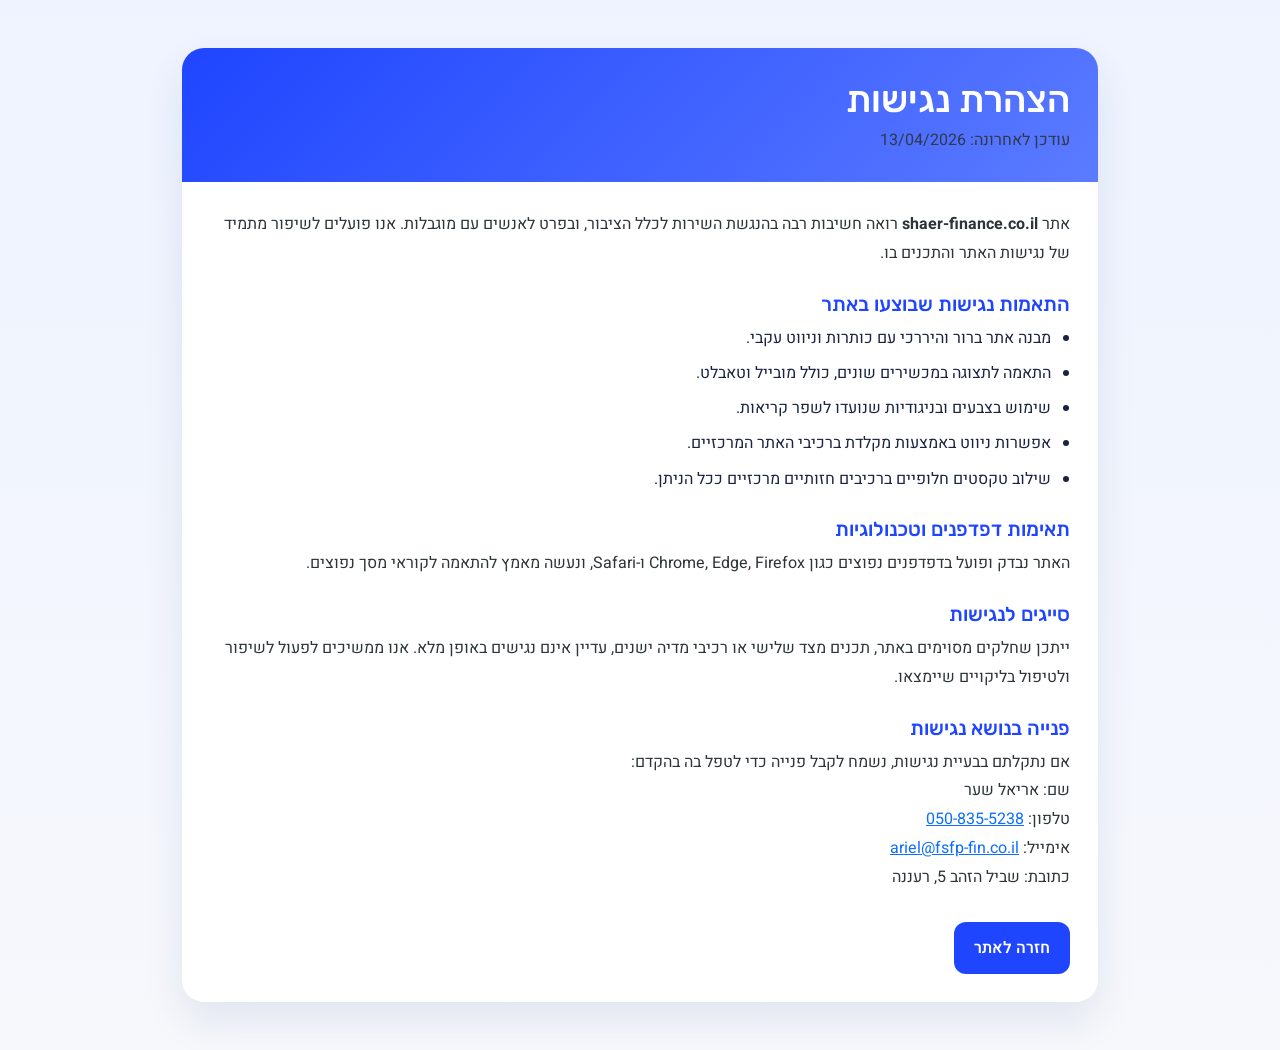
<file: accessibility-statement.html>
<!DOCTYPE html>
<html lang="he" dir="rtl">
<head>
    <meta charset="UTF-8">
    <meta http-equiv="X-UA-Compatible" content="IE=edge">
    <meta name="viewport" content="width=device-width, initial-scale=1">
    <meta name="description" content="הצהרת נגישות של shaer-finance.co.il">
    <title>הצהרת נגישות | אריאל שער</title>
    <link rel="shortcut icon" href="assets/img/favicon.png">
    <link rel="stylesheet" href="assets/css/bootstrap.min.css">
    <link rel="stylesheet" href="style.css">
    <style>
        body {
            background: linear-gradient(180deg, #eef3ff 0%, #f6f8fc 100%);
            color: #1a2340;
        }
        .legal-page {
            max-width: 940px;
        }
        .legal-card {
            background: #fff;
            border-radius: 22px;
            box-shadow: 0 20px 40px rgba(25, 46, 102, 0.09);
            overflow: hidden;
        }
        .legal-head {
            background: linear-gradient(135deg, #1f45ff 0%, #5b7bff 100%);
            color: #fff;
            padding: 30px 28px;
        }
        .legal-head h1 {
            margin: 0 0 6px;
            font-size: clamp(1.7rem, 3vw, 2.3rem);
        }
        .legal-head p {
            margin: 0;
            opacity: 0.92;
        }
        .legal-content {
            padding: 28px;
            line-height: 1.8;
        }
        .legal-content h2 {
            font-size: 1.25rem;
            margin-top: 1.5rem;
            color: #1f45ff;
        }
        .legal-content ul {
            padding-right: 1.2rem;
        }
        .legal-content li {
            margin-bottom: 0.4rem;
        }
        .back-btn {
            display: inline-block;
            margin-top: 14px;
            background: #1f45ff;
            color: #fff;
            text-decoration: none;
            padding: 12px 20px;
            border-radius: 12px;
            font-weight: 600;
        }
        .back-btn:hover {
            color: #fff;
            opacity: 0.95;
        }
    </style>
</head>
<body class="bg-light">
    <main class="container py-5 legal-page">
        <div class="legal-card">
            <header class="legal-head">
                <h1>הצהרת נגישות</h1>
                <p>עודכן לאחרונה: 13/04/2026</p>
            </header>
            <section class="legal-content">
            <p>
                אתר <strong>shaer-finance.co.il</strong> רואה חשיבות רבה בהנגשת השירות לכלל הציבור, ובפרט לאנשים עם מוגבלות.
                אנו פועלים לשיפור מתמיד של נגישות האתר והתכנים בו.
            </p>

            <h2 class="h4 mt-4">התאמות נגישות שבוצעו באתר</h2>
            <ul>
                <li>מבנה אתר ברור והיררכי עם כותרות וניווט עקבי.</li>
                <li>התאמה לתצוגה במכשירים שונים, כולל מובייל וטאבלט.</li>
                <li>שימוש בצבעים ובניגודיות שנועדו לשפר קריאות.</li>
                <li>אפשרות ניווט באמצעות מקלדת ברכיבי האתר המרכזיים.</li>
                <li>שילוב טקסטים חלופיים ברכיבים חזותיים מרכזיים ככל הניתן.</li>
            </ul>

            <h2 class="h4 mt-4">תאימות דפדפנים וטכנולוגיות</h2>
            <p>
                האתר נבדק ופועל בדפדפנים נפוצים כגון Chrome, Edge, Firefox ו-Safari, ונעשה מאמץ להתאמה לקוראי מסך נפוצים.
            </p>

            <h2 class="h4 mt-4">סייגים לנגישות</h2>
            <p>
                ייתכן שחלקים מסוימים באתר, תכנים מצד שלישי או רכיבי מדיה ישנים, עדיין אינם נגישים באופן מלא.
                אנו ממשיכים לפעול לשיפור ולטיפול בליקויים שיימצאו.
            </p>

            <h2 class="h4 mt-4">פנייה בנושא נגישות</h2>
            <p>
                אם נתקלתם בבעיית נגישות, נשמח לקבל פנייה כדי לטפל בה בהקדם:
                <br>שם: אריאל שער
                <br>טלפון: <a href="tel:+972508355238">050-835-5238</a>
                <br>אימייל: <a href="mailto:ariel@fsfp-fin.co.il">ariel@fsfp-fin.co.il</a>
                <br>כתובת: שביל הזהב 5, רעננה
            </p>

            <a href="index.html#contact" class="back-btn">חזרה לאתר</a>
            </section>
        </div>
    </main>
    <script src="https://cdn.enable.co.il/licenses/enable-L7364gw2aj9ikt4-1220-81352/init.js"></script>
</body>
</html>
</file>
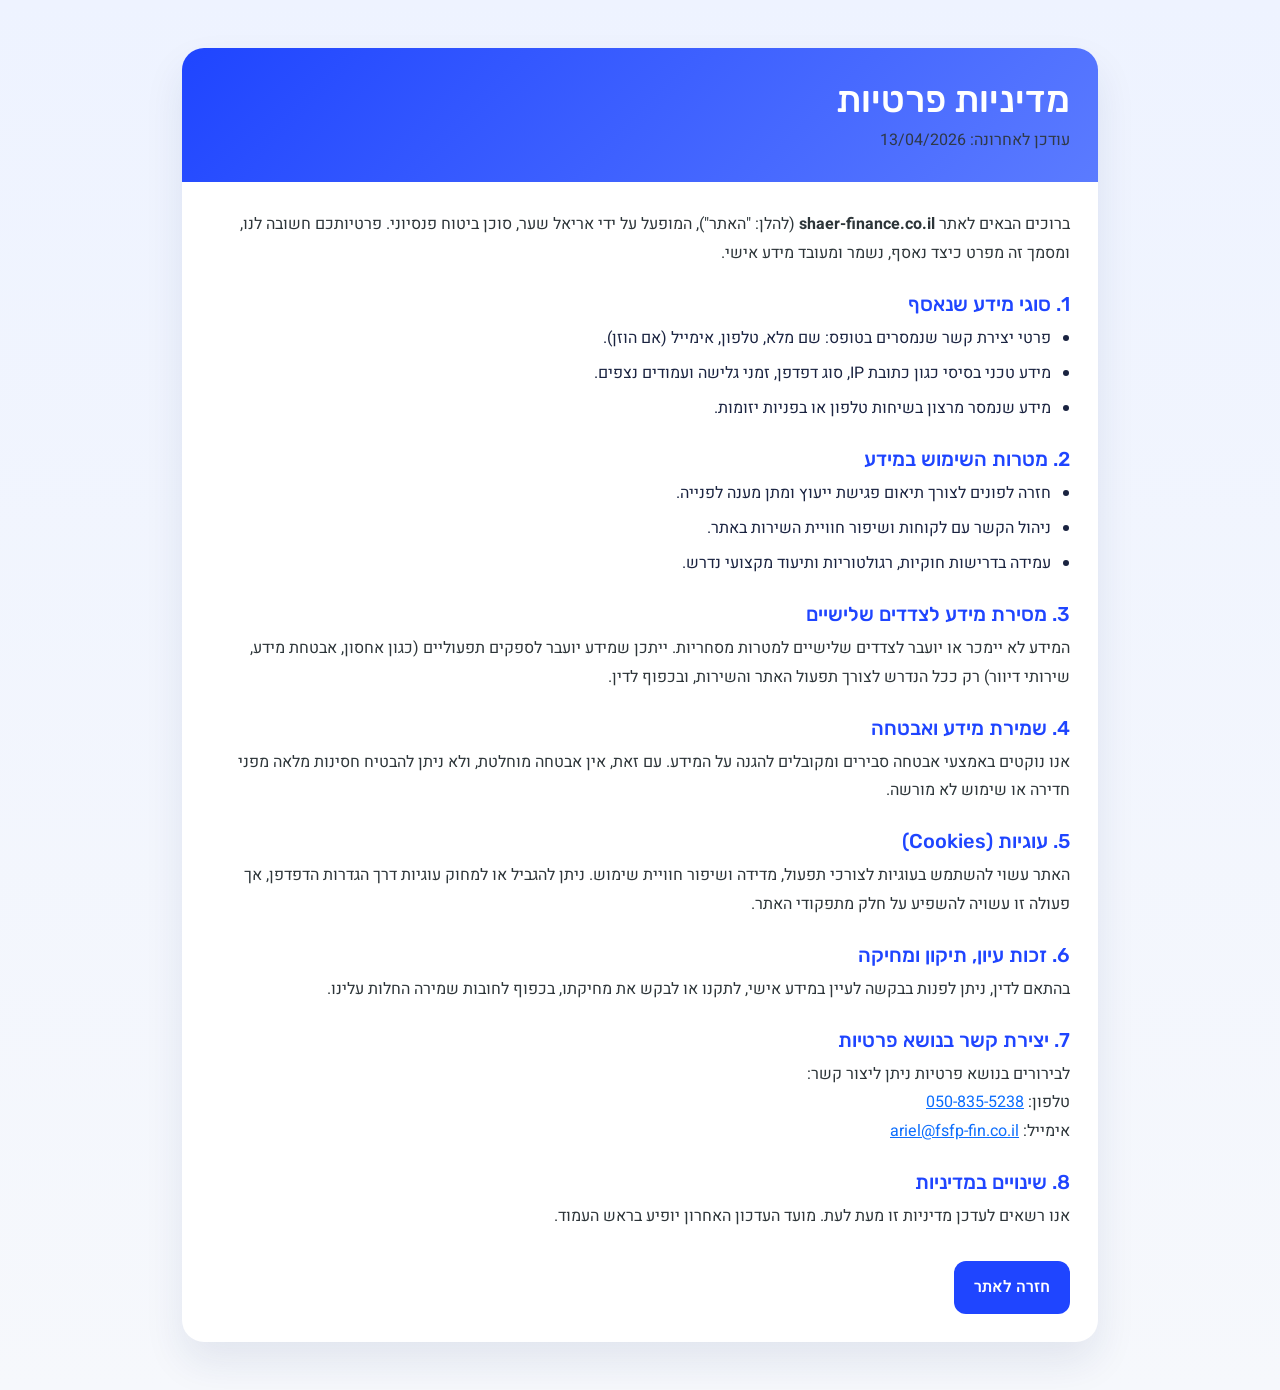
<file: privacy-policy.html>
<!DOCTYPE html>
<html lang="he" dir="rtl">
<head>
    <meta charset="UTF-8">
    <meta http-equiv="X-UA-Compatible" content="IE=edge">
    <meta name="viewport" content="width=device-width, initial-scale=1">
    <meta name="description" content="מדיניות הפרטיות של shaer-finance.co.il">
    <title>מדיניות פרטיות | אריאל שער</title>
    <link rel="shortcut icon" href="assets/img/favicon.png">
    <link rel="stylesheet" href="assets/css/bootstrap.min.css">
    <link rel="stylesheet" href="style.css">
    <style>
        body {
            background: linear-gradient(180deg, #eef3ff 0%, #f6f8fc 100%);
            color: #1a2340;
        }
        .legal-page {
            max-width: 940px;
        }
        .legal-card {
            background: #fff;
            border-radius: 22px;
            box-shadow: 0 20px 40px rgba(25, 46, 102, 0.09);
            overflow: hidden;
        }
        .legal-head {
            background: linear-gradient(135deg, #1f45ff 0%, #5b7bff 100%);
            color: #fff;
            padding: 30px 28px;
        }
        .legal-head h1 {
            margin: 0 0 6px;
            font-size: clamp(1.7rem, 3vw, 2.3rem);
        }
        .legal-head p {
            margin: 0;
            opacity: 0.92;
        }
        .legal-content {
            padding: 28px;
            line-height: 1.8;
        }
        .legal-content h2 {
            font-size: 1.25rem;
            margin-top: 1.5rem;
            color: #1f45ff;
        }
        .legal-content ul {
            padding-right: 1.2rem;
        }
        .legal-content li {
            margin-bottom: 0.4rem;
        }
        .back-btn {
            display: inline-block;
            margin-top: 14px;
            background: #1f45ff;
            color: #fff;
            text-decoration: none;
            padding: 12px 20px;
            border-radius: 12px;
            font-weight: 600;
        }
        .back-btn:hover {
            color: #fff;
            opacity: 0.95;
        }
    </style>
</head>
<body class="bg-light">
    <main class="container py-5 legal-page">
        <div class="legal-card">
            <header class="legal-head">
                <h1>מדיניות פרטיות</h1>
                <p>עודכן לאחרונה: 13/04/2026</p>
            </header>
            <section class="legal-content">
            <p>
                ברוכים הבאים לאתר <strong>shaer-finance.co.il</strong> (להלן: "האתר"), המופעל על ידי אריאל שער,
                סוכן ביטוח פנסיוני. פרטיותכם חשובה לנו, ומסמך זה מפרט כיצד נאסף, נשמר ומעובד מידע אישי.
            </p>

            <h2 class="h4 mt-4">1. סוגי מידע שנאסף</h2>
            <ul>
                <li>פרטי יצירת קשר שנמסרים בטופס: שם מלא, טלפון, אימייל (אם הוזן).</li>
                <li>מידע טכני בסיסי כגון כתובת IP, סוג דפדפן, זמני גלישה ועמודים נצפים.</li>
                <li>מידע שנמסר מרצון בשיחות טלפון או בפניות יזומות.</li>
            </ul>

            <h2 class="h4 mt-4">2. מטרות השימוש במידע</h2>
            <ul>
                <li>חזרה לפונים לצורך תיאום פגישת ייעוץ ומתן מענה לפנייה.</li>
                <li>ניהול הקשר עם לקוחות ושיפור חוויית השירות באתר.</li>
                <li>עמידה בדרישות חוקיות, רגולטוריות ותיעוד מקצועי נדרש.</li>
            </ul>

            <h2 class="h4 mt-4">3. מסירת מידע לצדדים שלישיים</h2>
            <p>
                המידע לא יימכר או יועבר לצדדים שלישיים למטרות מסחריות. ייתכן שמידע יועבר לספקים תפעוליים
                (כגון אחסון, אבטחת מידע, שירותי דיוור) רק ככל הנדרש לצורך תפעול האתר והשירות, ובכפוף לדין.
            </p>

            <h2 class="h4 mt-4">4. שמירת מידע ואבטחה</h2>
            <p>
                אנו נוקטים באמצעי אבטחה סבירים ומקובלים להגנה על המידע. עם זאת, אין אבטחה מוחלטת, ולא ניתן
                להבטיח חסינות מלאה מפני חדירה או שימוש לא מורשה.
            </p>

            <h2 class="h4 mt-4">5. עוגיות (Cookies)</h2>
            <p>
                האתר עשוי להשתמש בעוגיות לצורכי תפעול, מדידה ושיפור חוויית שימוש. ניתן להגביל או למחוק עוגיות
                דרך הגדרות הדפדפן, אך פעולה זו עשויה להשפיע על חלק מתפקודי האתר.
            </p>

            <h2 class="h4 mt-4">6. זכות עיון, תיקון ומחיקה</h2>
            <p>
                בהתאם לדין, ניתן לפנות בבקשה לעיין במידע אישי, לתקנו או לבקש את מחיקתו, בכפוף לחובות שמירה החלות עלינו.
            </p>

            <h2 class="h4 mt-4">7. יצירת קשר בנושא פרטיות</h2>
            <p>
                לבירורים בנושא פרטיות ניתן ליצור קשר:
                <br>טלפון: <a href="tel:+972508355238">050-835-5238</a>
                <br>אימייל: <a href="mailto:ariel@fsfp-fin.co.il">ariel@fsfp-fin.co.il</a>
            </p>

            <h2 class="h4 mt-4">8. שינויים במדיניות</h2>
            <p>
                אנו רשאים לעדכן מדיניות זו מעת לעת. מועד העדכון האחרון יופיע בראש העמוד.
            </p>

            <a href="index.html#contact" class="back-btn">חזרה לאתר</a>
            </section>
        </div>
    </main>
    <script src="https://cdn.enable.co.il/licenses/enable-L7364gw2aj9ikt4-1220-81352/init.js"></script>
</body>
</html>
</file>
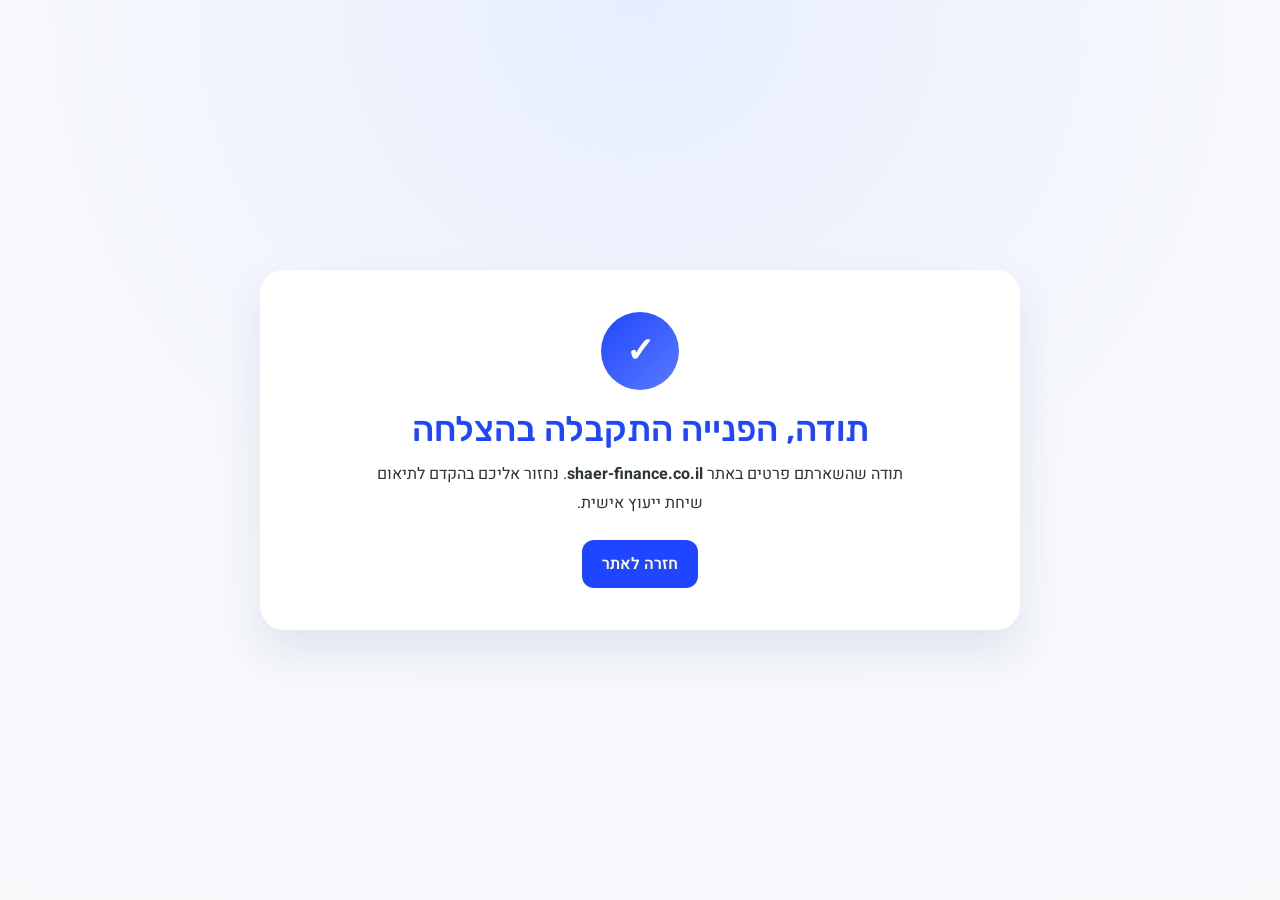
<file: thank-you.html>
<!DOCTYPE html>
<html lang="he" dir="rtl">
<head>
    <meta charset="UTF-8">
    <meta http-equiv="X-UA-Compatible" content="IE=edge">
    <meta name="viewport" content="width=device-width, initial-scale=1">
    <meta name="description" content="תודה על פנייתכם לאריאל שער">
    <title>תודה על פנייתך | אריאל שער</title>
    <link rel="shortcut icon" href="assets/img/favicon.png">
    <link rel="stylesheet" href="assets/css/bootstrap.min.css">
    <link rel="stylesheet" href="style.css">
    <style>
        body {
            min-height: 100vh;
            background: radial-gradient(circle at top, #e8eeff 0%, #f6f8fc 55%, #f8fafc 100%);
            color: #1a2340;
        }
        .thank-page {
            min-height: 100vh;
            display: flex;
            align-items: center;
            justify-content: center;
        }
        .thank-card {
            max-width: 760px;
            width: 100%;
            background: #fff;
            border-radius: 24px;
            box-shadow: 0 22px 45px rgba(25, 46, 102, 0.1);
            padding: 42px 28px;
            text-align: center;
        }
        .thank-icon {
            width: 78px;
            height: 78px;
            margin: 0 auto 18px;
            border-radius: 50%;
            background: linear-gradient(135deg, #1f45ff 0%, #5b7bff 100%);
            display: flex;
            align-items: center;
            justify-content: center;
            color: #fff;
            font-size: 34px;
            font-weight: 700;
        }
        .thank-title {
            margin-bottom: 10px;
            font-size: clamp(1.7rem, 3vw, 2.2rem);
            color: #1f45ff;
        }
        .thank-text {
            max-width: 540px;
            margin: 0 auto 22px;
            line-height: 1.8;
        }
        .back-btn {
            display: inline-block;
            background: #1f45ff;
            color: #fff;
            text-decoration: none;
            padding: 12px 20px;
            border-radius: 12px;
            font-weight: 600;
        }
        .back-btn:hover {
            color: #fff;
            opacity: 0.95;
        }
    </style>
</head>
<body class="bg-light">
    <main class="container thank-page">
        <div class="thank-card">
            <div class="thank-icon">✓</div>
            <h1 class="thank-title">תודה, הפנייה התקבלה בהצלחה</h1>
            <p class="thank-text">
                תודה שהשארתם פרטים באתר <strong>shaer-finance.co.il</strong>.
                נחזור אליכם בהקדם לתיאום שיחת ייעוץ אישית.
            </p>
            <a href="index.html#contact" class="back-btn">חזרה לאתר</a>
        </div>
    </main>
    <script src="https://cdn.enable.co.il/licenses/enable-L7364gw2aj9ikt4-1220-81352/init.js"></script>
</body>
</html>
</file>
<file: style.css>
/*
Theme Name: Insurn
Author: ModinaTheme
Author URI: https://themeforest.net/user/modinatheme/
Description: Insurance Company HTML Template
Version: 1.0.0
*/

/*
=================================
|***    Table of contents:   ***|
=================================

1. General styles
2. Typography
3. Helpers
4. Preloader
5. Go up button
6. Header and navigation
7. Hero Section
8. About us
9. Services
10. Fun facts
11. Projects
12. Pricing
13. Testimonial
14. CTA
15. Team
16. Video Banner
17. Shop
18. Marquee
19. Blog
20. Footer

Main Style file-> assets/css/main.css 
*/

/* ===== פונטים וצבעי טקסט משופרים ===== */
@import url("https://fonts.googleapis.com/css2?family=Heebo:wght@400;500;600;700&family=Rubik:wght@500;600;700&display=swap");

:root {
  --text: #2d3539;
  --text-muted: #4a5358;
}

body {
  font-family: "Heebo", sans-serif;
  color: var(--text);
}

.floating-consult-btn {
  position: fixed;
  right: 16px;
  top: 50%;
  transform: translateY(-50%);
  z-index: 99;
  display: flex;
  align-items: center;
  justify-content: center;
  width: 118px;
  height: 118px;
  padding: 14px;
  border-radius: 50%;
  background: radial-gradient(circle at 30% 25%, #3c79ea 0%, #1f4aa8 45%, #167bc9 100%);
  color: #fff;
  font-weight: 700;
  font-size: 19px;
  line-height: 1.25;
  text-align: center;
  box-shadow: 0 14px 30px rgba(15, 53, 100, 0.35);
  border: 2px solid rgba(255, 255, 255, 0.55);
  transition: transform .22s ease, box-shadow .22s ease, filter .22s ease;
  animation: floatingConsultPulse 2.2s ease-in-out infinite;
}
.floating-consult-btn:hover {
  color: #fff;
  transform: translateY(-50%) scale(1.06);
  box-shadow: 0 18px 36px rgba(15, 53, 100, 0.42);
  filter: saturate(1.08);
}
@keyframes floatingConsultPulse {
  0%,
  100% {
    box-shadow: 0 14px 30px rgba(15, 53, 100, 0.35), 0 0 0 0 rgba(27, 135, 207, 0.24);
  }
  50% {
    box-shadow: 0 18px 36px rgba(15, 53, 100, 0.4), 0 0 0 10px rgba(27, 135, 207, 0);
  }
}
@media (max-width: 767px) {
  .floating-consult-btn {
    right: 10px;
    top: auto;
    bottom: 84px;
    transform: none;
    width: 92px;
    height: 92px;
    padding: 10px;
    font-size: 14px;
    line-height: 1.2;
    z-index: 98;
  }
  .floating-consult-btn:hover {
    transform: scale(1.02);
  }
}

/* ===== Preloader – לוגו מותאם במקום לוגו התבנית ===== */
.preloader .animation-preloader .spinner {
  display: none !important;
}
.preloader .preloader-brand {
  text-align: center;
  margin-bottom: 1.25rem;
  padding: 14px 16px;
  background: rgba(255, 255, 255, 0.9);
  border: 1px solid rgba(15, 53, 100, 0.12);
  border-radius: 14px;
  box-shadow: 0 12px 28px rgba(15, 53, 100, 0.14);
}
.preloader .preloader-logo {
  display: inline-block;
  width: min(330px, 72vw);
  height: auto;
  border-radius: 8px;
  animation: preloaderBrandGlow 2s ease-in-out infinite;
}
@keyframes preloaderBrandGlow {
  0%,
  100% {
    filter: brightness(1);
    opacity: 1;
  }
  50% {
    filter: brightness(1.12);
    opacity: 0.92;
  }
}
.preloader .preloader-loading-note {
  font-family: "Heebo", sans-serif !important;
  font-size: 13px !important;
  font-weight: 500 !important;
  letter-spacing: 0.25em !important;
  text-transform: none !important;
  color: #5a6b82 !important;
  margin: 0 !important;
  text-align: center;
}

h1, h2, h3, h4, h5, h6 {
  font-family: "Rubik", sans-serif;
  color: var(--header);
}

/* טקסט משני על רקע לבן - קריא יותר */
p, .about-text, .service-box-items p, .pricing-list li,
.footer-single-widget p, .footer-single-widget li a,
.schedule-list .time-text, .schedule-list .day-text {
  color: var(--text);
}

/* טקסט על רקע כחול/כהה - לבן ברור */
.section-bg .choose-us-content p,
.section-bg .choose-us-content h5,
[style*="background-image"].hero-section .hero-content p,
[style*="background-image"].hero-section .hero-content h1,
.counter-section .counter-items p,
.testimonial-box-items .content p,
.cta-download-section .content p,
.cta-download-section .content h3,
.footer-section .content h3,
.footer-section .footer-input input::placeholder {
  color: #fff !important;
}

/* תיבות "למה לבחור בנו" – טקסט לבן על רקע כחול (דריסת צבע כותרות גלובלי) */
.why-choose-us-wrapper .choose-us-content .icon-box-items h5,
.why-choose-us-wrapper .choose-us-content .icon-box-main .icon-box-items h5 {
  color: #fff !important;
}

/* סקשן פרויקטים – טקסט לבן על רקע כחול (מקרי ביטוח, פסקה) */
.project-section .project-left-content .section-title span,
.project-section .project-left-content .section-title h2,
.project-section .project-left-content p {
  color: #fff !important;
}
.project-section .project-left-content .section-title span {
  opacity: 0.9;
}

.footer-section .footer-input input {
  color: #fff;
}

/* דריסת אפור קשיח – קריאות טובה יותר על רקע לבן */
.team-box-items .content p,
.news-card-items-3 .thumb .news-content span,
.search-bar .contact-search-form-box p {
  color: var(--text) !important;
}

/* קישורי פוטר – גוון ברור על רקע כהה */
.footer-widget-wrapper .footer-single-widget .list-area ul li a {
  color: rgba(255, 255, 255, 0.85) !important;
}
.footer-widget-wrapper .footer-single-widget .list-area ul li a:hover {
  color: #fff !important;
}

/* כפתורים וכותרות – שימוש בפונט החדש */
.theme-btn, .link-btn, .app-btn,
.mean__menu-wrapper .main-menu a {
  font-family: "Rubik", "Heebo", sans-serif;
}

/* פונט עדכני בהדר ובפוטר – בכל האתר */
.header-section .header-main,
.header-section .header-contact,
.header-section-3 .header-main,
.header-top-section,
.header-main .main-menu ul li a,
.header-main .main-menu ul li .submenu li a,
.footer-section,
.footer-section-3,
.footer-widget-wrapper,
.footer-single-widget .widget-head h3,
.footer-single-widget p,
.footer-single-widget .schedule-list,
.footer-single-widget .list-area ul li a,
.footer-single-widget .footer-gallery,
.footer-newsletter-wrapper .content h3,
.footer-input input,
.footer-input .newsletter-btn,
.footer-bottom-wrapper .footer-bottom-right p,
.footer-bottom-wrapper .footer-menu a,
.footer-bottom-21 .footer-bottom-right p,
.footer-bottom-21 .footer-menu a,
.breadcrumb-wrapper .breadcrumb-items a,
.breadcrumb-wrapper .page-heading h1,
.offcanvas__content .offcanvas-title,
.offcanvas__content p,
.offcanvas__contact h3,
.offcanvas__contact .contact-list {
  font-family: "Heebo", "Rubik", sans-serif !important;
}
.footer-single-widget .widget-head h3,
.footer-newsletter-wrapper .content h3 {
  font-family: "Rubik", "Heebo", sans-serif !important;
}

/* טקסט בפוטר על רקע כחול – לבן ברור (לא אפור) */
.footer-section .footer-widget-wrapper .widget-head h3,
.footer-section .footer-widget-wrapper .footer-single-widget p,
.footer-section .footer-widget-wrapper .schedule-list .time-text,
.footer-section .footer-widget-wrapper .schedule-list .day-text,
.footer-section .footer-widget-wrapper .list-area ul li a,
.footer-section .footer-newsletter-wrapper .content h3,
.footer-section .footer-newsletter-wrapper .content p,
.footer-section .footer-bottom-right p,
.footer-section .footer-bottom-wrapper .footer-menu a,
.footer-section .footer-bottom-21 .footer-bottom-right p,
.footer-section .footer-bottom-21 .footer-menu a,
.footer-section-3 .footer-widget-wrapper .widget-head h3,
.footer-section-3 .footer-widget-wrapper .footer-single-widget p,
.footer-section-3 .footer-widget-wrapper .schedule-list,
.footer-section-3 .footer-widget-wrapper .list-area ul li a,
.footer-section-3 .footer-newsletter-wrapper .content h3,
.footer-section-3 .footer-bottom-right p,
.footer-section-3 .footer-menu a,
.footer-section.bg-cover .footer-widget-wrapper .widget-head h3,
.footer-section.bg-cover .footer-single-widget p,
.footer-section.bg-cover .schedule-list,
.footer-section.bg-cover .list-area ul li a,
.footer-section.bg-cover .footer-bottom-right p,
.footer-section.bg-cover .footer-menu a {
  color: #fff !important;
}
.footer-section .footer-widget-wrapper .schedule-list .time-text,
.footer-section .footer-widget-wrapper .schedule-list .day-text,
.footer-section-3 .footer-widget-wrapper .schedule-list .time-text,
.footer-section-3 .footer-widget-wrapper .schedule-list .day-text {
  color: #fff !important;
}
.footer-section .footer-widget-wrapper .list-area ul li a:hover,
.footer-section-3 .footer-widget-wrapper .list-area ul li a:hover {
  color: rgba(255, 255, 255, 0.9) !important;
}

/* ===== תיקון שכבות רקע - רקעים מתחת לתוכן ===== */

/* תמונה 1: אודות – האליפסה הכחולה בצד התמונות (בעברית: שמאל), לא בצד הטקסט */
.about-section .bg-shape {
  z-index: -1;
}
.about-section .bg-shape.about-shape-stack {
  width: min(760px, 93vw);
}
.about-section .bg-shape.about-shape-stack .about-shape-ellipse {
  display: block;
  width: 100%;
  height: auto;
}
.about-section .bg-shape.about-shape-stack .about-shape-photo {
  position: absolute;
  left: 16%;
  top: -37%;
  width: 88%;
  height: 126%;
  object-fit: cover;
  border-radius: 999px;
  box-shadow: 0 20px 48px rgba(15, 53, 100, 0.26);
  z-index: 2;
}
/* RTL: מעבירים את האליפסה לשמאל כדי שתשב ליד עמודת התמונות (בעקבית התמונות בצד שמאל) */
[dir="rtl"] .about-section .bg-shape {
  right: auto;
  left: 10px;
}
.about-section .container,
.about-section .about-wrapper {
  position: relative;
  z-index: 1;
}
.about-section .about-content {
  position: relative;
  z-index: 2;
}
.about-section .about-items .content,
.about-section .about-items ul {
  position: relative;
  z-index: 1;
}

/* תמונה 2: פרויקטים – תוכן לא עולה על האלמנטים; מניעת חפיפה בין עמודת טקסט לתמונות */
.project-section .project-left-content {
  position: relative;
  z-index: 10;
}
.project-section .project-wrapper .project-right-items {
  z-index: 2;
}
.project-section .project-right-items .project-image .project-content {
  z-index: 3;
}
/* מניעת חפיפה: תמונות הפרויקט לא נכנסות לעמודת הטקסט/כפתור */
.project-section .project-wrapper .project-right-items {
  margin-right: 0;
  margin-left: 0;
}
.project-section .project-wrapper .row {
  align-items: flex-start;
}
.project-section .project-right-items .project-image {
  overflow: hidden;
  isolation: isolate;
}
/* מניעת הצגת תוכן דיבוג/ממדים על התמונות – וידוא ש־pseudo לא מציג טקסט */
.project-section .project-right-items .project-image::before,
.project-section .project-right-items .project-image::after {
  content: none !important;
}
/* RTL: וידוא שעמודת התמונות לא פולשת לימין (עמודת הטקסט) */
[dir="rtl"] .project-section .project-wrapper .project-right-items {
  margin-right: 0;
  margin-left: 0;
}
/* במובייל/טאבלט – ביטול מרווח שלילי כדי שלא יהיה overlap */
@media (max-width: 1399px) {
  .project-section .project-wrapper .project-right-items {
    margin-right: 0;
    margin-left: 0;
  }
}

/* תמונה 3: למה לבחור בנו – תמונה מימין + צורות הרקע מאחורי התוכן */
/* הצגת התמונה בצד ימין (ב-RTL עמודת התמונה היא הימנית) */
.why-choose-us-wrapper .choose-us-image-2 {
  display: block !important;
  height: 100%;
}
.why-choose-us-wrapper .choose-us-image-2 img {
  width: 100%;
  height: 100%;
  object-fit: cover;
  border-radius: 12px;
}
.why-choose-us-wrapper .row {
  align-items: stretch;
}
.why-choose-us-wrapper .choose-us-content {
  height: 100%;
}
.why-choose-us-wrapper .choose-us-image-2 img {
  animation: chooseImageFloat 6s ease-in-out infinite;
  transition: transform 0.35s ease, box-shadow 0.35s ease;
}
.why-choose-us-wrapper .choose-us-image-2:hover img {
  transform: scale(1.02);
  box-shadow: 0 16px 32px rgba(15, 53, 100, 0.2);
}
.why-choose-us-wrapper .choose-us-content .icon-box-main .icon-box-items {
  transition: transform 0.28s ease, box-shadow 0.28s ease, filter 0.28s ease;
}
.why-choose-us-wrapper .choose-us-content .icon-box-main:hover .icon-box-items {
  transform: translateY(-6px);
  box-shadow: 0 14px 30px rgba(15, 53, 100, 0.24);
  filter: saturate(1.08);
}
.why-choose-us-wrapper .choose-us-content .icon-box-main .icon-box-items .icon i {
  display: inline-block;
  transition: transform 0.3s ease;
}
.why-choose-us-wrapper .choose-us-content .icon-box-main:hover .icon-box-items .icon i {
  transform: translateY(-2px) scale(1.08);
}

@keyframes chooseImageFloat {
  0%, 100% { transform: translateY(0); }
  50% { transform: translateY(-6px); }
}
.why-choose-us-section .choose-us-image {
  z-index: -1;
}
.why-choose-us-wrapper .choose-us-content .icon-box-main .left-shape,
.why-choose-us-wrapper .choose-us-content .icon-box-main .left-bottom-shape {
  display: none;
}
.why-choose-us-wrapper .choose-us-content .icon-box-main .icon-box-items {
  position: relative;
  z-index: 1;
}
.why-choose-us-wrapper .choose-us-content .icon-items-area {
  margin-top: 10px;
}
.why-choose-us-wrapper .choose-us-content .icon-items-area .row {
  row-gap: 28px;
}
.why-choose-us-wrapper .choose-us-content .icon-box-main {
  background: transparent !important;
  height: 100%;
}
.why-choose-us-wrapper .choose-us-content .icon-box-main .icon-box-items,
.why-choose-us-wrapper .choose-us-content .icon-box-main.style-2 .icon-box-items,
.why-choose-us-wrapper .choose-us-content .icon-box-main.style-3 .icon-box-items,
.why-choose-us-wrapper .choose-us-content .icon-box-main.style-4 .icon-box-items {
  border-radius: 16px !important;
  min-height: 170px;
  padding: 26px 20px;
  background: linear-gradient(135deg, #0f3564 0%, #174c8a 100%);
  display: flex;
  flex-direction: column;
  justify-content: center;
  gap: 12px;
  box-shadow: 0 10px 24px rgba(15, 53, 100, 0.16);
}
.why-choose-us-wrapper .choose-us-content .icon-box-main.style-2 .icon-box-items {
  background: linear-gradient(135deg, #1f4aa8 0%, #1aa0df 100%);
}
.why-choose-us-wrapper .choose-us-content .icon-box-main.style-3 .icon-box-items {
  background: linear-gradient(135deg, #174f86 0%, #0f3564 100%);
}
.why-choose-us-wrapper .choose-us-content .icon-box-main.style-4 .icon-box-items {
  background: linear-gradient(135deg, #2b32b2 0%, #1488cc 100%);
}
.why-choose-us-wrapper .choose-us-content .icon-box-main .icon-box-items .icon {
  margin: 0 auto 10px;
}

.service-section.fix .container,
.service-section.fix .service-wrapper-2 {
  position: relative;
  z-index: 1;
}
.service-wrapper-2 .service-box-items.style-2,
.service-wrapper-2 .service-box-items.style-4 {
  margin-top: 30px !important;
}
.service-wrapper-2 .service-box-items .thumb {
  height: 300px;
  overflow: hidden;
}
.service-wrapper-2 .service-box-items .thumb img {
  width: 100%;
  height: 100%;
  object-fit: cover;
  display: block;
}
/* ONE-PAGE-ELAD: יישור סקשן "כל השירותים שלנו" למרכז */
.service-section.fix > .container > .row > .col-xl-2 {
  display: none;
}
.service-section.fix > .container > .row > .col-xl-10 {
  flex: 0 0 100%;
  max-width: 100%;
}

/* ONE-PAGE-ELAD: שירותים - זרימה עם חצים, בולטים והגדלה */
#services .row.g-4 > [class*="col-"] {
  position: relative;
}
#services .service-box-items {
  height: 100%;
  padding-top: 18px;
  transition: transform .28s ease, box-shadow .28s ease;
}
#services .service-box-items::before {
  top: 0;
  opacity: 1;
  visibility: visible;
  border-radius: 14px;
  box-shadow: 0 10px 32px rgba(15, 53, 100, 0.1);
}
#services .service-box-items:hover {
  transform: translateY(-8px) scale(1.03);
  box-shadow: 0 18px 34px rgba(15, 53, 100, 0.18);
}
#services .service-box-items .icon-items {
  align-items: center;
}
#services .service-box-items .icon-items .icon {
  width: 110px;
  min-width: 110px;
  height: 186px;
  line-height: 1;
  display: inline-flex;
  align-items: center;
  justify-content: center;
  flex: 0 0 110px;
  overflow: hidden;
}
#services .service-box-items .icon-items .content span:not(.service-flow-arrow) {
  display: none;
}
#services .service-box-items .icon-items .content h3 a {
  white-space: nowrap;
  font-size: clamp(20px, 1.3vw, 24px);
  line-height: 1.2;
}
#services .service-box-items .service-flow-arrow {
  color: #1b87cf;
  font-size: 20px;
  font-weight: 700;
  display: inline-flex;
  align-items: center;
  justify-content: center;
  margin-bottom: 8px;
  animation: serviceArrowPulse 1.9s ease-in-out infinite;
}
#services .service-box-items .service-flow-arrow i {
  transform: scaleX(-1);
}
#services .service-box-items .service-bullet-list {
  margin: 0 0 12px;
  padding: 0;
  list-style: none;
}
#services .service-box-items .service-bullet-list li {
  position: relative;
  padding-right: 16px;
  margin-bottom: 6px;
  line-height: 1.65;
}
#services .service-box-items .service-bullet-list li::before {
  content: "•";
  position: absolute;
  right: 0;
  top: 0;
  color: #1b87cf;
  font-size: 18px;
  line-height: 1.4;
}
@media (min-width: 1200px) {
  #services .row.g-4 > [class*="col-"]:not(:last-child)::after {
    content: "⟵";
    position: absolute;
    left: -18px;
    top: 48%;
    transform: translateY(-50%);
    color: #1b87cf;
    font-size: 28px;
    opacity: 0.88;
    pointer-events: none;
    animation: serviceArrowFloat 2.1s ease-in-out infinite;
  }
}
@media (max-width: 1199px) {
  #services .service-box-items .icon-items .content h3 a {
    white-space: normal;
    font-size: 21px;
  }
}
@keyframes serviceArrowFloat {
  0%,
  100% {
    transform: translateY(-50%) translateX(0);
    opacity: 0.78;
  }
  50% {
    transform: translateY(-50%) translateX(-6px);
    opacity: 1;
  }
}
@keyframes serviceArrowPulse {
  0%,
  100% {
    transform: translateX(0);
    opacity: 0.72;
  }
  50% {
    transform: translateX(-4px);
    opacity: 1;
  }
}

.why-choose-us-section .container,
.why-choose-us-section .why-choose-us-wrapper {
  position: relative;
  z-index: 1;
}

.project-section .container,
.project-section .project-wrapper {
  position: relative;
  z-index: 1;
}

.team-section .container {
  position: relative;
  z-index: 1;
}
.team-box-items .thumb,
.team-box-items .content {
  position: relative;
  z-index: 2;
}

.pricing-section .container {
  position: relative;
  z-index: 1;
}
.pricing-box-items .pricing-header,
.pricing-box-items .pricing-list {
  position: relative;
  z-index: 1;
}

.counter-section .container {
  position: relative;
  z-index: 1;
}

.cta-download-section .container {
  position: relative;
  z-index: 1;
}
.cta-download-section {
  background-repeat: no-repeat !important;
  background-size: cover !important;
  background-position: center center !important;
}

.footer-section .container {
  position: relative;
  z-index: 1;
}
.footer-section .bg-shape {
  z-index: -1;
}

/* ===== המלצות (Testimonials) – RTL: אליפסה בצד התמונות, סדר טקסט ותמונה מתהפך ===== */
[dir="rtl"] .testimonial-wrapper .testimonial-box-items {
  flex-direction: row-reverse;
  border-radius: 0 180px 180px 0;
  margin-left: 130px;
  margin-right: 50px;
}
@media (max-width: 1399px) {
  [dir="rtl"] .testimonial-wrapper .testimonial-box-items {
    margin-left: 0;
    margin-right: 0;
  }
}
[dir="rtl"] .testimonial-wrapper .testimonial-box-items .ratting-shape {
  left: auto;
  right: 40px;
}
[dir="rtl"] .testimonial-wrapper .testimonial-box-items .quote-icon {
  right: auto;
  left: 115px;
}
[dir="rtl"] .testimonial-wrapper .testimonial-box-items .content {
  text-align: right;
  padding-right: 22px;
}
[dir="rtl"] .testimonial-wrapper .testimonial-box-items .content span {
  color: #ffffff !important;
}
[dir="rtl"] .testimonial-wrapper .testimonial-box-items .client-image {
  flex: 0 0 190px;
  width: 190px;
  height: 190px;
  margin-top: 36px;
}
[dir="rtl"] .testimonial-wrapper .testimonial-box-items .client-image img {
  width: 190px;
  height: 190px;
  object-fit: cover;
  object-position: center top;
  border-radius: 18px;
  display: block;
}
[dir="rtl"] .testimonial-wrapper .testi-client-info {
  margin-left: 0;
  margin-right: 110px;
}
[dir="rtl"] .testimonial-wrapper .testi-client-info .client-image-1 img {
  width: 124px;
  height: 124px;
  object-fit: cover;
  object-position: center top;
  border-radius: 16px;
  display: block;
}
@media (max-width: 991px) {
  [dir="rtl"] .testimonial-wrapper .testi-client-info {
    margin-right: 0;
  }
  [dir="rtl"] .testimonial-wrapper .testimonial-box-items .client-image,
  [dir="rtl"] .testimonial-wrapper .testimonial-box-items .client-image img {
    width: 150px;
    height: 150px;
    flex-basis: 150px;
  }
}
[dir="rtl"] .testimonial-wrapper .testi-client-info .client-image-1.style-2 {
  margin-left: 0;
  margin-right: -215px;
}
@media (max-width: 991px) {
  [dir="rtl"] .testimonial-wrapper .testi-client-info .client-image-1.style-2 {
    margin-right: 0;
  }
}
[dir="rtl"] .testimonial-wrapper .swiper-dot {
  right: auto;
  left: 0;
}
[dir="rtl"] .testimonial-wrapper .swiper-dot::before {
  left: auto;
  right: 78px;
}
[dir="rtl"] .testimonial-wrapper .testimonial-content-slider {
  overflow: hidden;
}
[dir="rtl"] .testimonial-wrapper .testimonial-box-items {
  overflow: hidden;
}

/* גובה המיכל לפי ההמלצה הנוכחית (Swiper autoHeight) */
.testimonial-wrapper--pagination-below .testimonial-content-slider.swiper-autoheight,
.testimonial-wrapper--pagination-below .testimonial-content-slider.swiper-autoheight .swiper-slide {
  height: auto;
}
.testimonial-wrapper--pagination-below .testimonial-content-slider.swiper-autoheight .swiper-wrapper {
  align-items: flex-start;
  transition-property: transform, height;
}
.testimonial-wrapper--pagination-below .testimonial-content-slider.swiper-autoheight .swiper-slide .testimonial-box-items {
  min-height: 0;
}

/* ניווט המלצות: שורה אופקית מתחת לכרטיס — בלי סיבוב, בלי קפיצת גובה בין סליידים */
.testimonial-wrapper--pagination-below .swiper-dot.testimonial-swiper-dots {
  position: relative !important;
  left: auto !important;
  right: auto !important;
  top: auto !important;
  bottom: auto !important;
  transform: none !important;
  display: block !important;
  width: 100%;
  margin-top: 22px;
  margin-bottom: 0;
  padding: 8px 10px 0;
  min-height: 0;
  z-index: 5;
}
.testimonial-wrapper--pagination-below .swiper-dot.testimonial-swiper-dots .dot1 {
  display: flex !important;
  flex-wrap: wrap;
  justify-content: center;
  align-items: center;
  width: 100%;
  gap: 0;
}
[dir="rtl"] .testimonial-wrapper--pagination-below .swiper-dot.testimonial-swiper-dots .dot1 {
  flex-direction: row-reverse;
}
.testimonial-wrapper--pagination-below .swiper-dot.testimonial-swiper-dots::before {
  display: none !important;
  content: none !important;
}
.testimonial-wrapper--pagination-below .swiper-dot .swiper-pagination-bullet {
  width: 11px !important;
  height: 11px !important;
  margin: 6px 7px !important;
  opacity: 1 !important;
  border-radius: 50% !important;
  background: #fff !important;
  border: 2px solid rgba(3, 101, 212, 0.35) !important;
  box-sizing: border-box;
  transition: transform 0.25s ease, background 0.25s ease, border-color 0.25s ease;
}
.testimonial-wrapper--pagination-below .swiper-dot .swiper-pagination-bullet:hover {
  border-color: rgba(3, 101, 212, 0.65) !important;
}
.testimonial-wrapper--pagination-below .swiper-dot .swiper-pagination-bullet.swiper-pagination-bullet-active {
  background: var(--theme-color) !important;
  border-color: var(--theme-color) !important;
  transform: scale(1.2);
}
@media (max-width: 1600px) {
  .testimonial-wrapper--pagination-below .swiper-dot.testimonial-swiper-dots {
    display: block !important;
  }
}
@media (max-width: 1399px) {
  .testimonial-wrapper--pagination-below .swiper-dot.testimonial-swiper-dots {
    display: block !important;
  }
}

/* ===== התאמה למובייל וטאבלט ===== */
/* טאבלט (עד 991px) */
@media (max-width: 991px) {
  .about-section .about-content,
  .about-section .about-items .content,
  .about-section .about-items ul {
    z-index: 1;
  }
  .project-section .project-left-content {
    z-index: 5;
  }
  .project-section .project-wrapper .project-right-items {
    z-index: 1;
  }
  .why-choose-us-wrapper .choose-us-image-2,
  .why-choose-us-wrapper .choose-us-image-2 img {
    min-height: 260px;
  }
  .why-choose-us-wrapper .choose-us-content .icon-box-main .icon-box-items {
    padding: 20px 12px;
    padding-top: 0;
  }
  [dir="rtl"] .testimonial-wrapper .testimonial-box-items .content {
    text-align: center;
  }
  [dir="rtl"] .testimonial-wrapper .testimonial-box-items {
    margin-left: 0;
    margin-right: 0;
  }
}

/* מובייל גדול / טאבלט קטן (עד 767px) */
@media (max-width: 767px) {
  .why-choose-us-wrapper .choose-us-image-2,
  .why-choose-us-wrapper .choose-us-image-2 img {
    min-height: 220px;
  }
  .theme-btn, .link-btn {
    padding: 16px 28px;
    font-size: 15px;
  }
  .section-title h2 {
    font-size: 28px;
    line-height: 1.3;
  }
  .section-title span {
    font-size: 14px;
  }
  .footer-section .footer-input input,
  .footer-section .footer-input .newsletter-btn {
    width: 100%;
    margin-bottom: 10px;
  }
  .footer-section .content h3 {
    font-size: 22px;
  }
}

/* מובייל (עד 575px) */
@media (max-width: 575px) {
  .why-choose-us-wrapper .choose-us-image-2,
  .why-choose-us-wrapper .choose-us-image-2 img {
    min-height: 200px;
  }
  .section-title h2 {
    font-size: 24px;
  }
  .theme-btn, .link-btn {
    padding: 14px 24px;
    font-size: 14px;
  }
  .project-section .project-left-content {
    z-index: 3;
  }
  .pricing-box-items .pricing-header .price h3,
  .pricing-box-items .pricing-list {
    padding-left: 15px;
    padding-right: 15px;
  }
  .footer-widget-wrapper .footer-single-widget .list-area ul li a {
    font-size: 14px;
  }
}

/* מובייל קטן (עד 480px) */
@media (max-width: 480px) {
  .why-choose-us-wrapper .choose-us-image-2,
  .why-choose-us-wrapper .choose-us-image-2 img {
    min-height: 180px;
  }
  .section-title h2 {
    font-size: 22px;
  }
  body {
    font-size: 15px;
    line-height: 1.6;
  }
  .header-contact a {
    font-size: 13px;
  }
}

/* מניעת overflow אופקי ב-RTL על מובייל */
@media (max-width: 991px) {
  [dir="rtl"] .about-section .container,
  [dir="rtl"] .project-section .container,
  [dir="rtl"] .why-choose-us-section .container,
  [dir="rtl"] .testimonial-section .container {
    overflow-x: hidden;
  }
  [dir="rtl"] .testimonial-wrapper .testimonial-box-items {
    padding-left: 20px;
    padding-right: 20px;
  }
}

@media (max-width: 767px) {
  [dir="rtl"] .testimonial-wrapper .testimonial-box-items {
    padding: 24px 16px;
  }
}

/* ===== RTL + מובייל/טאבלט: יישור טקסט לימין או למרכז (לא לשמאל) ===== */

/* RTL – יישור ברירת מחדל לימין */
[dir="rtl"] {
  text-align: right;
}
[dir="rtl"] .section-title:not(.text-center) {
  text-align: right;
}
[dir="rtl"] .section-title span,
[dir="rtl"] .section-title h2 {
  text-align: inherit;
}
[dir="rtl"] .about-wrapper .about-content .section-title,
[dir="rtl"] .about-wrapper .about-content .about-text,
[dir="rtl"] .about-wrapper .about-content .about-items .content,
[dir="rtl"] .about-wrapper .about-content .about-items ul li .content {
  text-align: right;
}
[dir="rtl"] .project-left-content .section-title,
[dir="rtl"] .project-left-content p {
  text-align: right;
}
[dir="rtl"] .why-choose-us-wrapper .choose-us-content .section-title,
[dir="rtl"] .why-choose-us-wrapper .choose-us-content p {
  text-align: right;
}
[dir="rtl"] .news-content-left .section-title,
[dir="rtl"] .news-box-items .content {
  text-align: right;
}
[dir="rtl"] .footer-single-widget .widget-head h3,
[dir="rtl"] .footer-single-widget .schedule-list,
[dir="rtl"] .footer-single-widget .list-area ul li {
  text-align: right;
}
[dir="rtl"] .header-main .main-menu ul li a {
  text-align: right;
}
[dir="rtl"] .offcanvas__content .offcanvas-title,
[dir="rtl"] .offcanvas__content p,
[dir="rtl"] .offcanvas__contact h3,
[dir="rtl"] .offcanvas__contact .contact-list {
  text-align: right;
}
[dir="rtl"] .service-box-items .content p,
[dir="rtl"] .service-box-items .icon-items .content {
  text-align: right;
}
[dir="rtl"] .pricing-box-items .pricing-header .content,
[dir="rtl"] .pricing-box-items .pricing-list ul li {
  text-align: right;
}
[dir="rtl"] .cta-download-section .content h3,
[dir="rtl"] .cta-download-section .content p {
  text-align: right;
}
[dir="rtl"] .counter-section .counter-items .content p {
  text-align: right;
}
[dir="rtl"] .footer-section .content h3 {
  text-align: right;
}
[dir="rtl"] .footer-bottom-right p,
[dir="rtl"] .footer-bottom-wrapper .footer-menu {
  text-align: right;
}

/* כותרות שממילא במרכז – נשארות במרכז */
[dir="rtl"] .section-title.text-center,
[dir="rtl"] .section-title.text-center span,
[dir="rtl"] .section-title.text-center h2 {
  text-align: center;
}
[dir="rtl"] .pricing-button.text-center,
[dir="rtl"] .testimonial-wrapper .testimonial-box-items .content {
  text-align: right;
}
@media (max-width: 991px) {
  [dir="rtl"] .testimonial-wrapper .testimonial-box-items .content {
    text-align: center;
  }
}

/* דריסת main.css: במובייל מוגדר text-align: left – מתקנים ל-RTL */
@media (max-width: 767px) {
  [dir="rtl"] .about-wrapper .about-content .section-title {
    text-align: right !important;
  }
  [dir="rtl"] .about-wrapper-2 .about-content .section-title {
    text-align: right !important;
  }
  [dir="rtl"] .about-wrapper-3 .about-content .section-title {
    text-align: right !important;
  }
  [dir="rtl"] .project-section .section-title {
    text-align: right !important;
  }
  [dir="rtl"] .project-section .project-left-content .section-title,
  [dir="rtl"] .project-section .project-left-content p {
    text-align: right !important;
  }
  [dir="rtl"] .news-wrapper .news-content-left .section-title {
    text-align: right !important;
  }
  [dir="rtl"] .contact-wrapper-2 .contact-left-item .section-title {
    text-align: right !important;
  }
  [dir="rtl"] .details-feature-wrapper .section-title {
    text-align: right !important;
  }
  [dir="rtl"] .team-details-wrapper .details-content .section-title {
    text-align: right !important;
  }
  [dir="rtl"] .feature-company-wrapper .feature-company-content {
    text-align: right !important;
  }
}

@media (max-width: 1199px) {
  [dir="rtl"] .feature-company-wrapper .feature-company-content {
    text-align: right !important;
  }
  [dir="rtl"] .details-feature-wrapper .section-title {
    text-align: right !important;
  }
}

/* אלמנטים שתמיד במרכז */
[dir="rtl"] .text-center,
[dir="rtl"] .pricing-button.text-center,
[dir="rtl"] .homemenu-content.text-center {
  text-align: center !important;
}

/* רשימות וכרטיסים */
[dir="rtl"] .icon-box-items h5 {
  text-align: center;
}
[dir="rtl"] .why-choose-us-wrapper .choose-us-content .icon-items-area .row {
  row-gap: 14px;
}
[dir="rtl"] .schedule-list li {
  text-align: right;
  display: flex;
  justify-content: space-between;
  flex-direction: row-reverse;
}

/* RTL – שדות קלט וכותרות נוספות */
[dir="rtl"] input,
[dir="rtl"] textarea {
  text-align: right;
  direction: rtl;
}
[dir="rtl"] .footer-section .footer-input input {
  text-align: right;
}
[dir="rtl"] .search-bar .contact-search-form-box input {
  text-align: right;
}
[dir="rtl"] .hero-content .section-title,
[dir="rtl"] .hero-content p,
[dir="rtl"] .hero-content h1 {
  text-align: right;
}

/* Hero – בדסקטופ הטקסט מיושר לאמצע */
@media (min-width: 992px) {
  .hero-1 .hero-content,
  .hero-1 .hero-content p,
  .hero-1 .hero-content h1,
  .hero-1 .hero-content .theme-btn {
    text-align: center !important;
  }
  [dir="rtl"] .hero-1 .hero-content,
  [dir="rtl"] .hero-1 .hero-content p,
  [dir="rtl"] .hero-1 .hero-content h1 {
    text-align: center !important;
  }
}

/* ONE-PAGE-ELAD: כפתור הירו בולט עם חיים */
.hero-1 .hero-content .theme-btn {
  background: linear-gradient(135deg, #ffb703 0%, #fb8500 100%) !important;
  color: #ffffff !important;
  border: 1px solid rgba(255, 255, 255, 0.24);
  box-shadow: 0 12px 28px rgba(251, 133, 0, 0.42);
  transform: translateY(0);
  transition: transform 0.25s ease, box-shadow 0.25s ease, filter 0.25s ease;
  animation: heroButtonPulse 2.4s ease-in-out infinite;
}
.hero-1 .hero-content .theme-btn::before,
.hero-1 .hero-content .theme-btn::after {
  background: linear-gradient(135deg, #ffc94a 0%, #ff8f1f 100%) !important;
}
.hero-1 .hero-content .theme-btn:hover {
  transform: translateY(-3px) scale(1.02);
  box-shadow: 0 16px 32px rgba(251, 133, 0, 0.55);
  filter: saturate(1.08);
}
@keyframes heroButtonPulse {
  0%,
  100% {
    box-shadow: 0 12px 28px rgba(251, 133, 0, 0.42);
  }
  50% {
    box-shadow: 0 18px 34px rgba(251, 133, 0, 0.58);
  }
}
[dir="rtl"] .team-box-items .content h3,
[dir="rtl"] .team-box-items .content p {
  text-align: center;
}
@media (max-width: 1199px) {
  [dir="rtl"] .team-box-items .content h3,
  [dir="rtl"] .team-box-items .content p {
    text-align: center;
  }
}

/* ONE-PAGE-ELAD: פוטר ללא אזור הרשמה + גובה קומפקטי */
.footer-widget-wrapper {
  padding: 28px 0 34px !important;
}
.footer-widget-wrapper .footer-single-widget {
  margin-top: 8px !important;
}
.footer-widget-wrapper .footer-single-widget .widget-head {
  margin-bottom: 12px !important;
}
.footer-widget-wrapper .footer-single-widget .schedule-list li:not(:last-child) {
  margin-bottom: 10px !important;
}
.footer-widget-wrapper .footer-single-widget .list-area ul li:not(:last-child) {
  margin-bottom: 10px !important;
}
.footer-bottom-wrapper {
  padding-top: 6px !important;
  padding-bottom: 6px !important;
  min-height: 56px !important;
}
.footer-bottom-wrapper .footer-bottom-right {
  padding: 10px 16px !important;
}


/* ===== index-2.html & index-3.html – רקעים, יישורים, עברית ===== */

/* index-2: רקעים מאחורי תוכן */
.hero-section-2 .hero-bg { z-index: -1; }
.hero-section-2 .container,
.hero-section-2 .hero-content { position: relative; z-index: 1; }
.about-section-2 .container,
.about-section-2 .about-wrapper { position: relative; z-index: 1; }
.about-section-2 .about-image .bg-shape { z-index: -1; }
.service-section-2 .container { position: relative; z-index: 1; }
.service-section-2 .service-card-items .bg-shape { z-index: -1; }
.feature-company-section .container { position: relative; z-index: 1; }
.feature-company-section .feature-company-wrapper { position: relative; z-index: 1; }
.faq-section-2 .container,
.faq-section-2 .faq-wrapper { position: relative; z-index: 1; }
.faq-section-2 .faq-image .bg-shape { z-index: -1; }
.team-section-2 .container { position: relative; z-index: 1; }
.work-process-section-2 .container { position: relative; z-index: 1; }
.testimonial-section-2 .container,
.testimonial-section-2 .testimonial-wrapper-2 { position: relative; z-index: 1; }
.counter-section-2 .container { position: relative; z-index: 1; }
.footer-section.bg-cover .container { position: relative; z-index: 1; }

/* index-3: רקעים מאחורי תוכן */
.header-section-3 .bg-shape { z-index: -1; }
.hero-section-3 .container,
.hero-section-3 .hero-content { position: relative; z-index: 1; }
.service-section-3 .bg-shape { z-index: -1; }
.service-section-3 .container { position: relative; z-index: 1; }
.about-section-3 .container,
.about-section-3 .about-wrapper-3 { position: relative; z-index: 1; }
.about-section-3 .about-text-shape { z-index: -1; }
.service-section-5 .container { position: relative; z-index: 1; }
.work-process-section-3 .left-shape { z-index: -1; }
.work-process-section-3 .container { position: relative; z-index: 1; }
.project-section-3 .container { position: relative; z-index: 1; }
.contact-section-3 .container { position: relative; z-index: 1; }
.cta-section-3 .cta-wrapper-3 { position: relative; z-index: 1; }
.counter-section-3 .container { position: relative; z-index: 1; }
.testimonial-section-3 .container { position: relative; z-index: 1; }
.news-section-3 .container { position: relative; z-index: 1; }
.footer-section-3 .container { position: relative; z-index: 1; }

/* index-2 & index-3: טקסט לבן על רקע כחול/כהה */
.team-section-2 .section-title span,
.team-section-2 .section-title h2,
.team-section-2.bg-cover .section-title,
.testimonial-section-2 .testimonial-left-items .section-title span,
.testimonial-section-2 .testimonial-left-items .section-title h2,
.testimonial-section-2 .testimonial-card-items .content p,
.testimonial-section-2 .testimonial-card-items .content h3,
.counter-section-2 .counter-box-items-2,
.project-section-3 .section-title span,
.project-section-3 .section-title h2,
.contact-section-3 .contact-left-item .section-title,
.contact-section-3 .contact-left-item p,
.testimonial-section-3 .section-title,
.counter-section-3 .counter-box-321 p,
.cta-section-3 .content h3,
.cta-section-3 .content p {
  color: #fff !important;
}
.hero-section-2 .hero-content p,
.hero-section-2 .hero-content h1,
.hero-3 .hero-content p,
.hero-3 .hero-content h1 {
  color: #fff !important;
}

/* index-2 & index-3: RTL יישור לימין – תוכן אודות, שאלות, המלצות */
[dir="rtl"] .about-section-2 .about-content .section-title,
[dir="rtl"] .about-section-2 .about-content .about-text,
[dir="rtl"] .about-section-2 .about-content .icon-items .content,
[dir="rtl"] .about-section-3 .about-content .section-title,
[dir="rtl"] .about-section-3 .about-content .about-text,
[dir="rtl"] .about-section-3 .about-content .about-list {
  text-align: right;
}
[dir="rtl"] .faq-section-2 .faq-wrapper .section-title,
[dir="rtl"] .faq-section-2 .accordion-item .accordion-button,
[dir="rtl"] .testimonial-section-2 .testimonial-left-items .section-title,
[dir="rtl"] .testimonial-section-2 .testimonial-card-items .content,
[dir="rtl"] .testimonial-section-3 .section-title,
[dir="rtl"] .testimonial-section-3 .testimonial-box-items .content {
  text-align: right;
}
@media (max-width: 767px) {
  [dir="rtl"] .about-section-2 .section-title,
  [dir="rtl"] .about-section-3 .section-title,
  [dir="rtl"] .faq-section-2 .section-title,
  [dir="rtl"] .team-section-2 .section-title,
  [dir="rtl"] .project-section-3 .section-title,
  [dir="rtl"] .contact-section-3 .section-title {
    text-align: right !important;
  }
}

/* index-2 & index-3: Hero בדסקטופ – יישור לאמצע */
@media (min-width: 992px) {
  .hero-section-2 .hero-content,
  .hero-section-2 .hero-content p,
  .hero-section-2 .hero-content h1,
  .hero-3 .hero-content,
  .hero-3 .hero-content p,
  .hero-3 .hero-content h1 {
    text-align: center !important;
  }
  [dir="rtl"] .hero-section-2 .hero-content,
  [dir="rtl"] .hero-section-2 .hero-content p,
  [dir="rtl"] .hero-section-2 .hero-content h1,
  [dir="rtl"] .hero-3 .hero-content,
  [dir="rtl"] .hero-3 .hero-content p,
  [dir="rtl"] .hero-3 .hero-content h1 {
    text-align: center !important;
  }
}

/* ===== כל העמודים: רקעים, מעברים, מניעת יציאת תוכן ===== */

/* Breadcrumb / Page title – רקע מאחורי, תוכן מלמעלה */
.breadcrumb-wrapper { position: relative; overflow: hidden; }
.breadcrumb-wrapper .container { position: relative; z-index: 1; }
.breadcrumb-wrapper .page-heading,
.breadcrumb-wrapper .breadcrumb-items { position: relative; z-index: 1; }
.breadcrumb-wrapper.bg-cover::before { display: none; }
[dir="rtl"] .breadcrumb-wrapper .breadcrumb-items { text-align: right; }
[dir="rtl"] .breadcrumb-wrapper .page-heading h1 { text-align: right; }

/* סקשנים – מניעת יציאת תוכן ומעברים חלקים */
section.fix,
section.section-padding,
.error-section,
.pricing-section,
.team-section,
.contact-section-21,
.service-section-3,
.project-section,
.news-section {
  overflow-x: hidden;
  position: relative;
}
section .container { position: relative; z-index: 1; }
.bg-shape,
.left-shape,
.about-text-shape { position: absolute; z-index: 0; pointer-events: none; }

/* מעברים חלקים בין סקשנים */
section {
  transition: opacity 0.2s ease;
}
.breadcrumb-wrapper,
.page-heading,
.breadcrumb-items li {
  transition: color 0.2s ease, background 0.2s ease;
}

/* טקסט על רקע breadcrumb כהה */
.breadcrumb-wrapper.bg-cover .page-heading h1,
.breadcrumb-wrapper.bg-cover .breadcrumb-items a,
.breadcrumb-wrapper.bg-cover .breadcrumb-items li {
  color: #fff;
}
.breadcrumb-wrapper.bg-cover .breadcrumb-items a:hover {
  opacity: 0.9;
}

/* ===== ONE-PAGE-ELAD: גלילה חלקה ל-anchor links ===== */
html {
  scroll-behavior: smooth;
}
@media (min-width: 992px) {
  html {
    scroll-padding-top: 100px;
  }
}

/* ONE-PAGE-ELAD: ניגודיות טקסט בפוטר */
.footer-section .widget-head h3,
.footer-section .footer-single-widget p,
.footer-section .footer-single-widget li,
.footer-section .schedule-list .day-text,
.footer-section .schedule-list .time-text,
.footer-section .list-area ul li a,
.footer-section .footer-bottom-right p,
.footer-section .footer-menu li a,
.footer-section .content h3 {
  color: #ffffff !important;
  opacity: 1 !important;
}
.footer-section .list-area ul li a,
.footer-section .footer-menu li a {
  color: rgba(255, 255, 255, 0.92) !important;
}
.footer-section .list-area ul li a:hover,
.footer-section .footer-menu li a:hover {
  color: #ffffff !important;
}

/* ONE-PAGE-ELAD: מונה שנות ניסיון במקטע אודות */
.about-items .content .experience-count {
  font-family: "Rubik", "Heebo", sans-serif;
  font-size: 88px;
  font-weight: 700;
  line-height: 0.95;
  margin-bottom: 4px;
  letter-spacing: 1px;
  background: url("assets/img/about/30.png") center/cover no-repeat;
  -webkit-background-clip: text;
  background-clip: text;
  -webkit-text-fill-color: transparent;
  color: transparent;
  text-shadow: 0 0 0 rgba(15, 53, 100, 0.18);
}
@media (max-width: 767px) {
  .about-items .content .experience-count {
    font-size: 66px;
  }
}

/* ONE-PAGE-ELAD: מסלול ליווי יחיד - כתב גדול, מרכזי ואייקונים מונפשים */
#pricing .section-title h2 {
  font-size: 54px;
  line-height: 1.2;
}
#pricing .pricing-box-items.active .pricing-header .content,
#pricing .pricing-box-items.active .pricing-list {
  text-align: center !important;
}
#pricing .pricing-box-items.active .pricing-header .content h4 {
  font-size: 42px;
  line-height: 1.25;
}
#pricing .pricing-box-items.active .pricing-header .content p {
  font-size: 27px;
  line-height: 1.5;
}
#pricing .pricing-box-items.active .pricing-list ul li {
  display: flex;
  align-items: center;
  justify-content: center;
  gap: 12px;
  font-size: 25px;
  font-weight: 600;
  text-align: center !important;
}
#pricing .pricing-box-items.active .pricing-list ul li i {
  display: none;
}
#pricing .pricing-box-items.active .pricing-list ul li .feature-icon {
  display: inline-flex !important;
  align-items: center;
  justify-content: center;
  width: 44px;
  height: 44px;
  border-radius: 50%;
  font-size: 18px;
  color: #fff;
  background: rgba(255, 255, 255, 0.2);
  animation: featurePulse 2.2s ease-in-out infinite;
}
#pricing .pricing-box-items.active .pricing-header .price .price-text .hero-shield {
  animation: featurePulse 2.4s ease-in-out infinite;
}
#pricing .fi-1 { animation-delay: 0s !important; }
#pricing .fi-2 { animation-delay: .18s !important; }
#pricing .fi-3 { animation-delay: .36s !important; }
#pricing .fi-4 { animation-delay: .54s !important; }
#pricing .fi-5 { animation-delay: .72s !important; }
#pricing .pricing-box-items.active .pricing-button .theme-btn {
  font-size: 24px;
  padding: 18px 42px;
}

@keyframes featurePulse {
  0%, 100% { transform: translateY(0) scale(1); box-shadow: 0 0 0 0 rgba(255,255,255,.2); }
  50% { transform: translateY(-2px) scale(1.05); box-shadow: 0 0 0 10px rgba(255,255,255,0); }
}

@media (max-width: 1199px) {
  #pricing .section-title h2 { font-size: 42px; }
  #pricing .pricing-box-items.active .pricing-header .content h4 { font-size: 33px; }
  #pricing .pricing-box-items.active .pricing-header .content p { font-size: 22px; }
  #pricing .pricing-box-items.active .pricing-list ul li { font-size: 21px; }
}
@media (max-width: 767px) {
  #pricing .section-title h2 { font-size: 31px; }
  #pricing .pricing-box-items.active .pricing-header .content h4 { font-size: 25px; }
  #pricing .pricing-box-items.active .pricing-header .content p { font-size: 17px; }
  #pricing .pricing-box-items.active .pricing-list ul li { font-size: 16px; gap: 8px; }
  #pricing .pricing-box-items.active .pricing-list ul li .feature-icon {
    width: 34px;
    height: 34px;
    font-size: 14px;
  }
  #pricing .pricing-box-items.active .pricing-button .theme-btn {
    font-size: 18px;
    padding: 14px 24px;
  }
}

/* ONE-PAGE-ELAD: סקשן אמינות - אייקונים בסליידר */
.brand-wrapper .brand-image {
  min-height: 110px;
  display: flex;
  align-items: center;
  justify-content: center;
}
.trust-icon-slide {
  display: flex;
  flex-direction: column;
  align-items: center;
  justify-content: center;
  gap: 8px;
  color: #fff;
  text-align: center;
  padding: 6px 10px;
}
.trust-icon-slide i {
  font-size: 28px;
  color: #fff;
  animation: trustIconFloat 2.4s ease-in-out infinite;
}
.trust-icon-slide span {
  font-size: 14px;
  font-weight: 600;
  line-height: 1.35;
}
@keyframes trustIconFloat {
  0%, 100% { transform: translateY(0); opacity: 1; }
  50% { transform: translateY(-3px); opacity: 0.9; }
}
@media (max-width: 767px) {
  .trust-icon-slide i {
    font-size: 22px;
  }
  .trust-icon-slide span {
    font-size: 12px;
  }
}

/* ONE-PAGE-ELAD: FAQ landing section */
.faq-landing-section .section-title p {
  max-width: 900px;
  margin: 0 auto;
}
.faq-landing-accordion .accordion-item {
  border: 1px solid rgba(15, 53, 100, 0.12);
  border-radius: 14px;
  overflow: hidden;
  margin-bottom: 14px;
  background: #fff;
}
.faq-landing-accordion .accordion-button {
  font-size: 22px;
  font-weight: 700;
  color: #0f3564;
  background: #fff;
  padding: 18px 22px;
}
.faq-landing-accordion .accordion-button:not(.collapsed) {
  color: #0f3564;
  background: #f4f8ff;
  box-shadow: none;
}
.faq-landing-accordion .accordion-button:focus {
  box-shadow: none;
  border-color: rgba(15, 53, 100, 0.2);
}
.faq-landing-accordion .accordion-body {
  font-size: 18px;
  line-height: 1.75;
  color: #2d3539;
  padding: 8px 22px 22px;
}
@media (max-width: 767px) {
  .faq-landing-accordion .accordion-button {
    font-size: 18px;
    padding: 14px 16px;
  }
  .faq-landing-accordion .accordion-body {
    font-size: 16px;
    padding: 6px 16px 16px;
  }
}

/* ONE-PAGE-ELAD: טופס יצירת קשר - עיצוב מודרני ונקי */
.contact-section-21 .contact-content {
  background: #ffffff;
  border-radius: 18px;
  padding: 28px 22px;
  box-shadow: 0 16px 40px rgba(7, 32, 66, 0.12);
}
.contact-section-21 .contact-content h3 {
  font-size: 34px;
  margin-bottom: 18px;
  text-align: center;
  color: #0f3564 !important;
}
.contact-section-21 .contact-content .form-clt input {
  height: 58px;
  border-radius: 12px;
  border: 1px solid #dce5f2;
  background: #f8fbff;
  padding: 0 16px;
  font-size: 18px;
  transition: border-color .2s ease, box-shadow .2s ease;
}
.contact-section-21 .contact-content .form-clt input:focus {
  border-color: #1b87cf;
  box-shadow: 0 0 0 3px rgba(27, 135, 207, 0.15);
  background: #fff;
}
.contact-section-21 .contact-content .theme-btn {
  width: 100%;
  border-radius: 12px;
  font-size: 21px;
  padding: 16px 22px;
}
.contact-section-21 .contact-content .privacy-check {
  display: flex;
  align-items: flex-start;
  gap: 10px;
  font-size: 15px;
  line-height: 1.5;
  color: #2d3539;
  cursor: pointer;
}
.contact-section-21 .contact-content .privacy-check input[type="checkbox"] {
  width: 18px;
  height: 18px;
  margin-top: 2px;
  accent-color: #1b87cf;
}
.contact-section-21 .contact-content .privacy-check a {
  color: #0f3564;
  text-decoration: underline;
}
.contact-section-21 .contact-content .smart-form-step {
  display: none;
}
.contact-section-21 .contact-content .smart-form-step.is-active {
  display: block;
}
.contact-section-21 .contact-content .smart-step-title {
  font-size: 24px;
  line-height: 1.4;
  margin-bottom: 10px;
  color: #0f3564;
  text-align: center;
}
.contact-section-21 .contact-content .smart-step-subtitle {
  text-align: center;
  color: #64748b;
  margin-bottom: 18px;
  font-size: 16px;
}
.contact-section-21 .contact-content .investment-grid {
  display: grid;
  grid-template-columns: repeat(3, minmax(0, 1fr));
  gap: 12px;
  margin-bottom: 14px;
}
.contact-section-21 .contact-content .investment-card {
  position: relative;
  border: 1px solid #dce5f2;
  border-radius: 14px;
  background: #f8fbff;
  padding: 16px 12px;
  min-height: 176px;
  display: flex;
  flex-direction: column;
  align-items: center;
  text-align: center;
  cursor: pointer;
  transition: all .2s ease;
}
.contact-section-21 .contact-content .investment-card input {
  position: absolute;
  opacity: 0;
  pointer-events: none;
}
.contact-section-21 .contact-content .investment-card .card-check {
  position: absolute;
  top: 10px;
  left: 10px;
  width: 22px;
  height: 22px;
  border: 1px solid #b8c6da;
  border-radius: 50%;
  display: inline-flex;
  align-items: center;
  justify-content: center;
  font-size: 11px;
  color: transparent;
  background: #fff;
}
.contact-section-21 .contact-content .investment-card .card-icon {
  width: 52px;
  height: 52px;
  border-radius: 50%;
  border: 1px solid rgba(15, 53, 100, 0.14);
  display: inline-flex;
  align-items: center;
  justify-content: center;
  color: #0f3564;
  font-size: 20px;
  margin-bottom: 8px;
}
.contact-section-21 .contact-content .investment-card .card-title {
  font-size: 18px;
  font-weight: 700;
  margin-bottom: 5px;
  color: #0f3564;
}
.contact-section-21 .contact-content .investment-card .card-note {
  font-size: 13px;
  line-height: 1.45;
  color: #6b7280;
}
.contact-section-21 .contact-content .investment-card input:checked ~ .card-check {
  background: #1b87cf;
  border-color: #1b87cf;
  color: #fff;
}
.contact-section-21 .contact-content .investment-card input:checked ~ .card-icon {
  background: rgba(27, 135, 207, 0.12);
  border-color: rgba(27, 135, 207, 0.35);
  color: #1b87cf;
}
.contact-section-21 .contact-content .investment-card input:checked ~ .card-title {
  color: #1b87cf;
}
.contact-section-21 .contact-content .investment-card input:checked ~ .card-note {
  color: #475569;
}
.contact-section-21 .contact-content .capital-grid {
  display: grid;
  grid-template-columns: 1fr 1fr;
  gap: 12px;
  margin-bottom: 14px;
}
.contact-section-21 .contact-content .capital-card {
  position: relative;
  border: 1px solid #dce5f2;
  border-radius: 12px;
  background: #f8fbff;
  min-height: 58px;
  display: flex;
  align-items: center;
  justify-content: center;
  text-align: center;
  cursor: pointer;
  transition: all .2s ease;
  padding: 8px 10px;
}
.contact-section-21 .contact-content .capital-card input {
  position: absolute;
  opacity: 0;
  pointer-events: none;
}
.contact-section-21 .contact-content .capital-card span {
  color: #0f3564;
  font-weight: 600;
  font-size: 15px;
}
.contact-section-21 .contact-content .capital-card input:checked ~ span {
  color: #1b87cf;
  text-decoration: underline;
}
.contact-section-21 .contact-content .smart-form-error {
  min-height: 22px;
  margin: 0 0 8px;
  color: #dc2626;
  text-align: center;
  font-size: 14px;
}
.contact-section-21 .contact-content .smart-form-actions {
  display: flex;
  justify-content: center;
}
.contact-section-21 .contact-content .smart-form-actions.dual {
  gap: 10px;
}
.contact-section-21 .contact-content .smart-form-actions .theme-btn {
  width: auto;
  min-height: 56px;
  display: inline-flex;
  align-items: center;
  justify-content: center;
  text-align: center;
  line-height: 1.3;
}
.contact-section-21 .contact-content .smart-form-actions .theme-btn::before,
.contact-section-21 .contact-content .smart-form-actions .theme-btn::after {
  display: none !important;
}
.contact-section-21 .contact-content .smart-form-step[data-step="1"] .smart-next-btn {
  min-width: min(440px, 100%);
  background: linear-gradient(135deg, #1f4aa8 0%, #1aa0df 100%) !important;
  color: #fff !important;
  border: 1px solid rgba(255, 255, 255, 0.38);
  box-shadow: 0 12px 28px rgba(15, 53, 100, 0.28);
  animation: smartNextPulse 2.2s ease-in-out infinite;
}
.contact-section-21 .contact-content .smart-form-step[data-step="1"] .smart-next-btn:hover {
  transform: translateY(-2px) scale(1.02);
  box-shadow: 0 16px 34px rgba(15, 53, 100, 0.36);
}
.contact-section-21 .contact-content .smart-form-step[data-step="2"] .smart-next-btn {
  background: linear-gradient(135deg, #1f4aa8 0%, #1aa0df 100%) !important;
  color: #fff !important;
  border: 1px solid rgba(255, 255, 255, 0.38);
  box-shadow: 0 12px 28px rgba(15, 53, 100, 0.28);
  animation: smartNextPulse 2.2s ease-in-out infinite;
}
.contact-section-21 .contact-content .smart-form-step[data-step="2"] .smart-next-btn:hover {
  transform: translateY(-2px) scale(1.02);
  box-shadow: 0 16px 34px rgba(15, 53, 100, 0.36);
}
.contact-section-21 .contact-content .smart-form-step[data-step="3"] .smart-submit-btn {
  background: linear-gradient(135deg, #1f4aa8 0%, #1aa0df 100%) !important;
  color: #fff !important;
  border: 1px solid rgba(255, 255, 255, 0.38);
  box-shadow: 0 12px 28px rgba(15, 53, 100, 0.28);
  animation: smartNextPulse 2.2s ease-in-out infinite;
}
.contact-section-21 .contact-content .smart-form-step[data-step="3"] .smart-submit-btn:hover {
  transform: translateY(-2px) scale(1.02);
  box-shadow: 0 16px 34px rgba(15, 53, 100, 0.36);
}
.contact-section-21 .contact-content .smart-form-actions.dual .theme-btn {
  flex: 1 1 50%;
}
.contact-section-21 .contact-content .outline-btn {
  background: #fff;
  color: #0f3564;
  border: 1px solid #b7c7dc;
}
.contact-section-21 .contact-content .outline-btn::before,
.contact-section-21 .contact-content .outline-btn::after {
  background: #f3f8ff;
}
@keyframes smartNextPulse {
  0%,
  100% {
    box-shadow: 0 12px 28px rgba(15, 53, 100, 0.28), 0 0 0 0 rgba(27, 135, 207, 0.24);
  }
  50% {
    box-shadow: 0 16px 34px rgba(15, 53, 100, 0.36), 0 0 0 9px rgba(27, 135, 207, 0);
  }
}
@media (max-width: 767px) {
  .contact-section-21 .contact-content {
    padding: 20px 14px;
  }
  .contact-section-21 .contact-content h3 {
    font-size: 26px;
  }
  .contact-section-21 .contact-content .form-clt input {
    height: 52px;
    font-size: 16px;
  }
  .contact-section-21 .contact-content .theme-btn {
    font-size: 18px;
    padding: 14px 18px;
  }
  .contact-section-21 .contact-content .smart-step-title {
    font-size: 21px;
  }
  .contact-section-21 .contact-content .investment-grid {
    grid-template-columns: 1fr;
  }
  .contact-section-21 .contact-content .capital-grid {
    grid-template-columns: 1fr;
  }
}
@media (min-width: 768px) and (max-width: 1199px) {
  .contact-section-21 .contact-content .investment-grid {
    grid-template-columns: repeat(2, minmax(0, 1fr));
  }
}

/* ONE-PAGE-ELAD: טופס צור קשר – מסך אחד + סדר נכון במובייל */
#contact.contact-section-compact.section-padding {
  padding-top: clamp(18px, 2.5vh, 36px);
  padding-bottom: clamp(18px, 2.5vh, 36px);
  scroll-margin-top: 88px;
}
.contact-section-compact .contact-section-row {
  display: flex;
  flex-wrap: wrap;
}
.contact-section-compact .contact-left-item .section-title h2 {
  font-size: clamp(1.25rem, 2.2vw, 1.75rem);
  line-height: 1.3;
  margin-bottom: 0;
}
.contact-section-compact .contact-left-item .section-title p {
  margin-top: 0.5rem !important;
  font-size: 0.92rem;
  line-height: 1.45;
}
.contact-section-compact .contact-wrapper-2 .contact-left-item .contact-item .contect-icon-item {
  gap: 10px;
}
.contact-section-compact .contact-wrapper-2 .contact-left-item .contact-item .contect-icon-item .contact-icon {
  width: 46px;
  height: 46px;
  line-height: 46px;
  font-size: 20px;
  flex-shrink: 0;
}
.contact-section-compact .contact-wrapper-2 .contact-left-item .contact-item .contect-icon-item .contect-content span {
  font-size: 15px;
  margin-bottom: 2px;
}
.contact-section-compact .contact-wrapper-2 .contact-left-item .contact-item .contect-icon-item .contect-content h6 {
  font-size: 12px;
  line-height: 1.35;
}
.contact-section-compact .contact-content {
  padding: clamp(12px, 1.8vh, 20px) clamp(10px, 1.2vw, 16px);
}
.contact-section-compact .contact-content .contact-form-heading {
  font-size: clamp(1rem, 1.8vw, 1.25rem);
  margin-bottom: 8px;
}
.contact-section-compact .contact-content .smart-step-title {
  font-size: clamp(0.95rem, 1.6vw, 1.15rem);
  margin-bottom: 6px;
  line-height: 1.35;
}
.contact-section-compact .contact-content .smart-step-subtitle {
  font-size: 0.82rem;
  margin-bottom: 10px;
  line-height: 1.35;
}
.contact-section-compact .contact-content .investment-grid {
  gap: 8px;
  margin-bottom: 10px;
}
.contact-section-compact .contact-content .investment-card {
  min-height: 0;
  padding: 10px 8px;
}
.contact-section-compact .contact-content .investment-card .card-icon {
  width: 34px;
  height: 34px;
  font-size: 14px;
  margin-bottom: 4px;
}
.contact-section-compact .contact-content .investment-card .card-title {
  font-size: 12px;
  margin-bottom: 2px;
  line-height: 1.25;
}
.contact-section-compact .contact-content .investment-card .card-note {
  font-size: 10px;
  line-height: 1.3;
  display: -webkit-box;
  -webkit-line-clamp: 2;
  -webkit-box-orient: vertical;
  overflow: hidden;
}
.contact-section-compact .contact-content .investment-card .card-check {
  top: 6px;
  left: 6px;
  width: 18px;
  height: 18px;
  font-size: 9px;
}
.contact-section-compact .contact-content .smart-form-actions .theme-btn {
  min-height: 46px;
  font-size: 15px;
  padding: 10px 14px;
}
.contact-section-compact .contact-content .smart-form-step[data-step="1"] .smart-next-btn {
  min-width: min(100%, 380px);
}
.contact-section-compact .contact-content .capital-grid {
  gap: 8px;
  margin-bottom: 10px;
}
.contact-section-compact .contact-content .capital-card {
  min-height: 48px;
  padding: 6px 8px;
}
.contact-section-compact .contact-content .capital-card span {
  font-size: 13px;
}
@media (min-width: 1200px) {
  .contact-section-compact .contact-section-row {
    align-items: center;
  }
  .contact-section-compact .contact-content .investment-grid {
    grid-template-columns: repeat(4, minmax(0, 1fr));
  }
  .contact-section-compact .contact-content .investment-card {
    min-height: 100px;
  }
}
@media (min-width: 768px) and (max-width: 1199px) {
  .contact-section-compact .contact-content .investment-card {
    min-height: 112px;
  }
  .contact-section-compact .contact-content .investment-card .card-title {
    font-size: 13px;
  }
}
@media (max-width: 767px) {
  .contact-section-compact.section-padding {
    padding-top: 16px;
    padding-bottom: 24px;
  }
  .contact-section-compact .contact-content .contact-form-heading {
    display: none;
  }
  .contact-section-compact .contact-content .investment-grid {
    grid-template-columns: repeat(2, minmax(0, 1fr));
  }
  .contact-section-compact .contact-content .investment-card .card-note {
    display: none;
  }
  .contact-section-compact .contact-content .smart-step-title {
    font-size: 1rem;
  }
  .contact-section-compact .contact-left-item {
    margin-top: 1rem;
    padding-top: 1rem;
    border-top: 1px solid rgba(15, 53, 100, 0.1);
  }
  .contact-section-compact .contact-left-item .section-title span {
    font-size: 12px;
  }
  .contact-section-compact .contact-left-item .section-title h2 {
    font-size: 1.2rem;
  }
  .contact-section-compact .contact-left-item .section-title p {
    font-size: 0.88rem;
  }
  .contact-section-compact .contact-wrapper-2 .contact-left-item .contact-item .contect-icon-item .contact-icon {
    width: 40px;
    height: 40px;
    line-height: 40px;
    font-size: 17px;
  }
}

.travel-cta-section {
  padding: 0 0 70px;
}
.travel-cta-section .travel-cta-wrap {
  background: linear-gradient(90deg, #1488cc 0%, #2b32b2 100%);
  border-radius: 16px;
  padding: 24px 28px;
  display: flex;
  align-items: center;
  justify-content: space-between;
  gap: 18px;
  max-width: 1120px;
  margin: 0 auto;
}
.travel-cta-section .travel-cta-wrap h3 {
  color: #ffffff;
  margin: 0;
  font-size: 27px;
  line-height: 1.35;
}
.travel-cta-section .travel-cta-buttons {
  display: flex;
  align-items: center;
  gap: 12px;
  justify-content: center;
}
.travel-cta-section .travel-cta-btn {
  display: inline-flex;
  align-items: center;
  justify-content: center;
  border-radius: 999px;
  padding: 13px 22px;
  background: #ffffff;
  color: #0f3564;
  font-weight: 700;
  min-width: 220px;
  transition: all 0.25s ease;
}
.travel-cta-section .travel-cta-btn:hover {
  transform: translateY(-2px);
  box-shadow: 0 8px 20px rgba(0, 0, 0, 0.16);
}
.travel-cta-section .travel-cta-btn.travel-cta-btn-outline {
  background: transparent;
  border: 2px solid rgba(255, 255, 255, 0.75);
  color: #ffffff;
}
[dir="rtl"] .travel-cta-section .travel-cta-wrap {
  direction: rtl;
}

@media (max-width: 991px) {
  .travel-cta-section .travel-cta-wrap {
    flex-direction: column;
    align-items: stretch;
    text-align: center;
  }
  .travel-cta-section .travel-cta-buttons {
    flex-direction: column;
    width: 100%;
  }
  .travel-cta-section .travel-cta-btn {
    width: 100%;
    min-width: 0;
  }
}

.partners-brand-section .brand-wrapper {
  margin-top: 0;
}
.partners-brand-section .trust-icon-slide {
  min-height: 110px;
  gap: 0;
  padding: 8px 12px;
}
.partners-brand-section .partner-logo {
  width: 190px;
  height: 92px;
  object-fit: contain;
  border-radius: 8px;
  background: #fff;
  padding: 10px 12px;
  box-shadow: 0 4px 12px rgba(0, 0, 0, 0.2);
}
@media (max-width: 767px) {
  .partners-brand-section .partner-logo {
    width: 150px;
    height: 72px;
    padding: 8px 10px;
  }
  .partners-brand-section .trust-icon-slide {
    min-height: 90px;
  }
}

/* ONE-PAGE-ELAD: CTA וואטסאפ בולט ומניע לפעולה */
.app-button .app-btn {
  background: linear-gradient(135deg, #25d366 0%, #128c7e 100%) !important;
  color: #ffffff !important;
  border: 1px solid rgba(255, 255, 255, 0.3);
  box-shadow: 0 12px 28px rgba(18, 140, 126, 0.35);
  border-radius: 999px;
  font-weight: 700;
  letter-spacing: 0.01em;
  transition: transform .22s ease, box-shadow .22s ease, filter .22s ease;
  animation: whatsappPulse 2.1s ease-in-out infinite, whatsappFloat 2.8s ease-in-out infinite;
}
.app-button .app-btn i {
  color: #ffffff !important;
  margin-left: 6px;
  animation: whatsappIconWiggle 1.6s ease-in-out infinite;
}
.app-button .app-btn:hover {
  transform: translateY(-3px) scale(1.02);
  box-shadow: 0 16px 34px rgba(18, 140, 126, 0.45);
  filter: saturate(1.06);
}
@keyframes whatsappPulse {
  0%,
  100% {
    box-shadow: 0 12px 28px rgba(18, 140, 126, 0.35), 0 0 0 0 rgba(37, 211, 102, 0.28);
  }
  50% {
    box-shadow: 0 16px 34px rgba(18, 140, 126, 0.45), 0 0 0 10px rgba(37, 211, 102, 0);
  }
}
@keyframes whatsappFloat {
  0%,
  100% {
    transform: translateY(0);
  }
  50% {
    transform: translateY(-4px);
  }
}
@keyframes whatsappIconWiggle {
  0%,
  100% {
    transform: rotate(0deg) scale(1);
  }
  20% {
    transform: rotate(-7deg) scale(1.06);
  }
  40% {
    transform: rotate(6deg) scale(1.06);
  }
  60% {
    transform: rotate(-4deg) scale(1.03);
  }
  80% {
    transform: rotate(3deg) scale(1.02);
  }
}

/* ONE-PAGE-ELAD: לוגו תמונה בהדר */
.site-brand-image {
  display: inline-block;
  width: 100%;
  height: auto;
  max-width: 100%;
  object-fit: contain;
  border-radius: 8px;
}
.site-brand-header {
  width: clamp(116px, 9.2vw, 144px);
}
.site-brand-mobile {
  width: 170px;
}
.header-logo,
.offcanvas__logo a {
  display: inline-flex;
  align-items: center;
}
.header-logo {
  padding: 4px 8px;
  background: rgba(255, 255, 255, 0.92);
  border-radius: 12px;
  border: 1px solid rgba(15, 53, 100, 0.15);
}
.offcanvas__logo a {
  padding: 4px 8px;
  background: #f7fbff;
  border-radius: 10px;
  border: 1px solid rgba(15, 53, 100, 0.1);
}
@media (max-width: 1199px) {
  .site-brand-header {
    width: 128px;
  }
}
@media (max-width: 767px) {
  .site-brand-header {
    width: 106px;
  }
  .site-brand-mobile {
    width: 132px;
  }
  .header-logo,
  .offcanvas__logo a {
    padding: 2px 4px;
  }
  .header-logo {
    background: transparent;
    border: none;
    border-radius: 0;
    box-shadow: none;
  }
  .offcanvas__logo a {
    padding: 2px 5px;
  }
}

/* ONE-PAGE-ELAD: ריווח עדין בין ההדר להירו */
.hero-1 {
  padding-top: 120px !important;
}
.hero-section.hero-1 .hero-content {
  padding-top: 34px;
}
.hero-1 .hero-image {
  position: relative;
}
.hero-1 .hero-image img {
  display: block;
  max-width: 100%;
  height: auto;
  filter: none;
  -webkit-mask-image: linear-gradient(to bottom, black 80%, transparent 100%);
  mask-image: linear-gradient(to bottom, black 80%, transparent 100%);
}
.hero-1 .hero-content h1 {
  font-size: clamp(44px, 6.4vw, 88px) !important;
  line-height: 1.08;
}
@media (max-width: 1199px) {
  .hero-1 {
    padding-top: 110px !important;
  }
  .hero-section.hero-1 .hero-content {
    padding-top: 16px;
  }
  .hero-1 .hero-content h1 {
    font-size: clamp(38px, 7.4vw, 64px) !important;
  }
}
@media (max-width: 767px) {
  .hero-1 {
    padding-top: 122px !important;
  }
}

/* ONE-PAGE-ELAD: תיקון נקי להדר בדסקטופ */
@media (min-width: 1200px) {
  [dir="rtl"] .header-1 .header-main {
    display: flex;
    align-items: center;
    justify-content: space-between;
    min-height: 50px;
    padding: 0 !important;
    gap: 12px;
  }
  [dir="rtl"] .header-1 .header-left,
  [dir="rtl"] .header-1 .header-right {
    width: 220px;
    display: flex;
    align-items: center;
  }
  [dir="rtl"] .header-1 .header-left {
    justify-content: flex-end;
  }
  [dir="rtl"] .header-1 .header-right {
    justify-content: flex-start;
  }
  [dir="rtl"] .header-1 .header-left .header-logo {
    display: inline-flex;
    align-items: center;
  }
  [dir="rtl"] .header-1 .mean__menu-wrapper {
    flex: 1 1 auto;
    min-width: 0;
    display: flex;
    align-items: center;
    justify-content: center;
    padding: 0 8px !important;
    gap: 0 !important;
  }
  [dir="rtl"] .header-1 .mean__menu-wrapper .social-icon {
    display: none !important;
  }
  [dir="rtl"] .header-main .main-menu {
    width: 100%;
  }
  [dir="rtl"] .header-main .main-menu ul {
    display: flex;
    align-items: center;
    justify-content: center;
    gap: 18px;
  }
  [dir="rtl"] .header-main .main-menu ul li {
    margin-inline-end: 0;
  }
  [dir="rtl"] .header-main .main-menu ul li a {
    padding: 8px 0;
    font-size: 14px;
    line-height: 1.2;
    text-align: center;
  }
  [dir="rtl"] .header-1 .header-right .header-contact {
    display: flex;
    flex-direction: column;
    justify-content: center;
    margin: 0;
  }
  [dir="rtl"] .header-1 .header-right .header-contact a {
    font-size: 12px;
    line-height: 1.25;
    margin: 0;
  }
}

/* ONE-PAGE-ELAD: פוטר - גל עליון מלא, צמצום מלמטה בלבד */
.footer-section {
  overflow: visible;
  position: relative;
  z-index: 1;
}
.footer-newsletter-wrapper.footer-top-restore {
  padding-top: 95px;
}
.footer-widget-wrapper {
  padding: 24px 0 30px !important;
}
.footer-widget-wrapper .footer-single-widget {
  margin-top: 12px !important;
}
.footer-bottom-wrapper {
  min-height: auto !important;
  padding-top: 6px !important;
  padding-bottom: 6px !important;
}
.footer-bottom-wrapper .footer-bottom-right {
  padding: 10px 16px !important;
}
@media (max-width: 991px) {
  .footer-newsletter-wrapper.footer-top-restore {
    padding-top: 60px;
  }
  .footer-widget-wrapper {
    padding: 18px 0 20px !important;
  }
}

/* מובייל: תפריט צד ופוטר קומפקטיים יותר */
[dir="rtl"] .offcanvas__content .mobile-menu,
[dir="rtl"] .offcanvas__content .mean-container,
[dir="rtl"] .offcanvas__content .mean-nav,
[dir="rtl"] .offcanvas__content .mean-nav ul li a {
  text-align: right !important;
  direction: rtl;
}

@media (max-width: 767px) {
  [dir="rtl"] .hero-1 .hero-content,
  [dir="rtl"] .hero-1 .hero-content h1,
  [dir="rtl"] .hero-1 .hero-content p {
    text-align: right !important;
  }
  [dir="rtl"] .hero-1 .hero-content .theme-btn {
    display: inline-flex;
  }
  .footer-bottom-wrapper {
    padding-top: 2px !important;
    padding-bottom: 2px !important;
  }
  .footer-bottom-wrapper .social-icon a {
    width: 34px;
    height: 34px;
    line-height: 34px;
    font-size: 13px;
  }
  .footer-bottom-wrapper .footer-bottom-right {
    padding: 6px 10px !important;
  }
  .footer-bottom-wrapper .footer-bottom-right p {
    font-size: 16px !important;
    line-height: 1.35;
  }
  .footer-bottom-wrapper .footer-menu a {
    font-size: 14px !important;
  }
}
</file>
